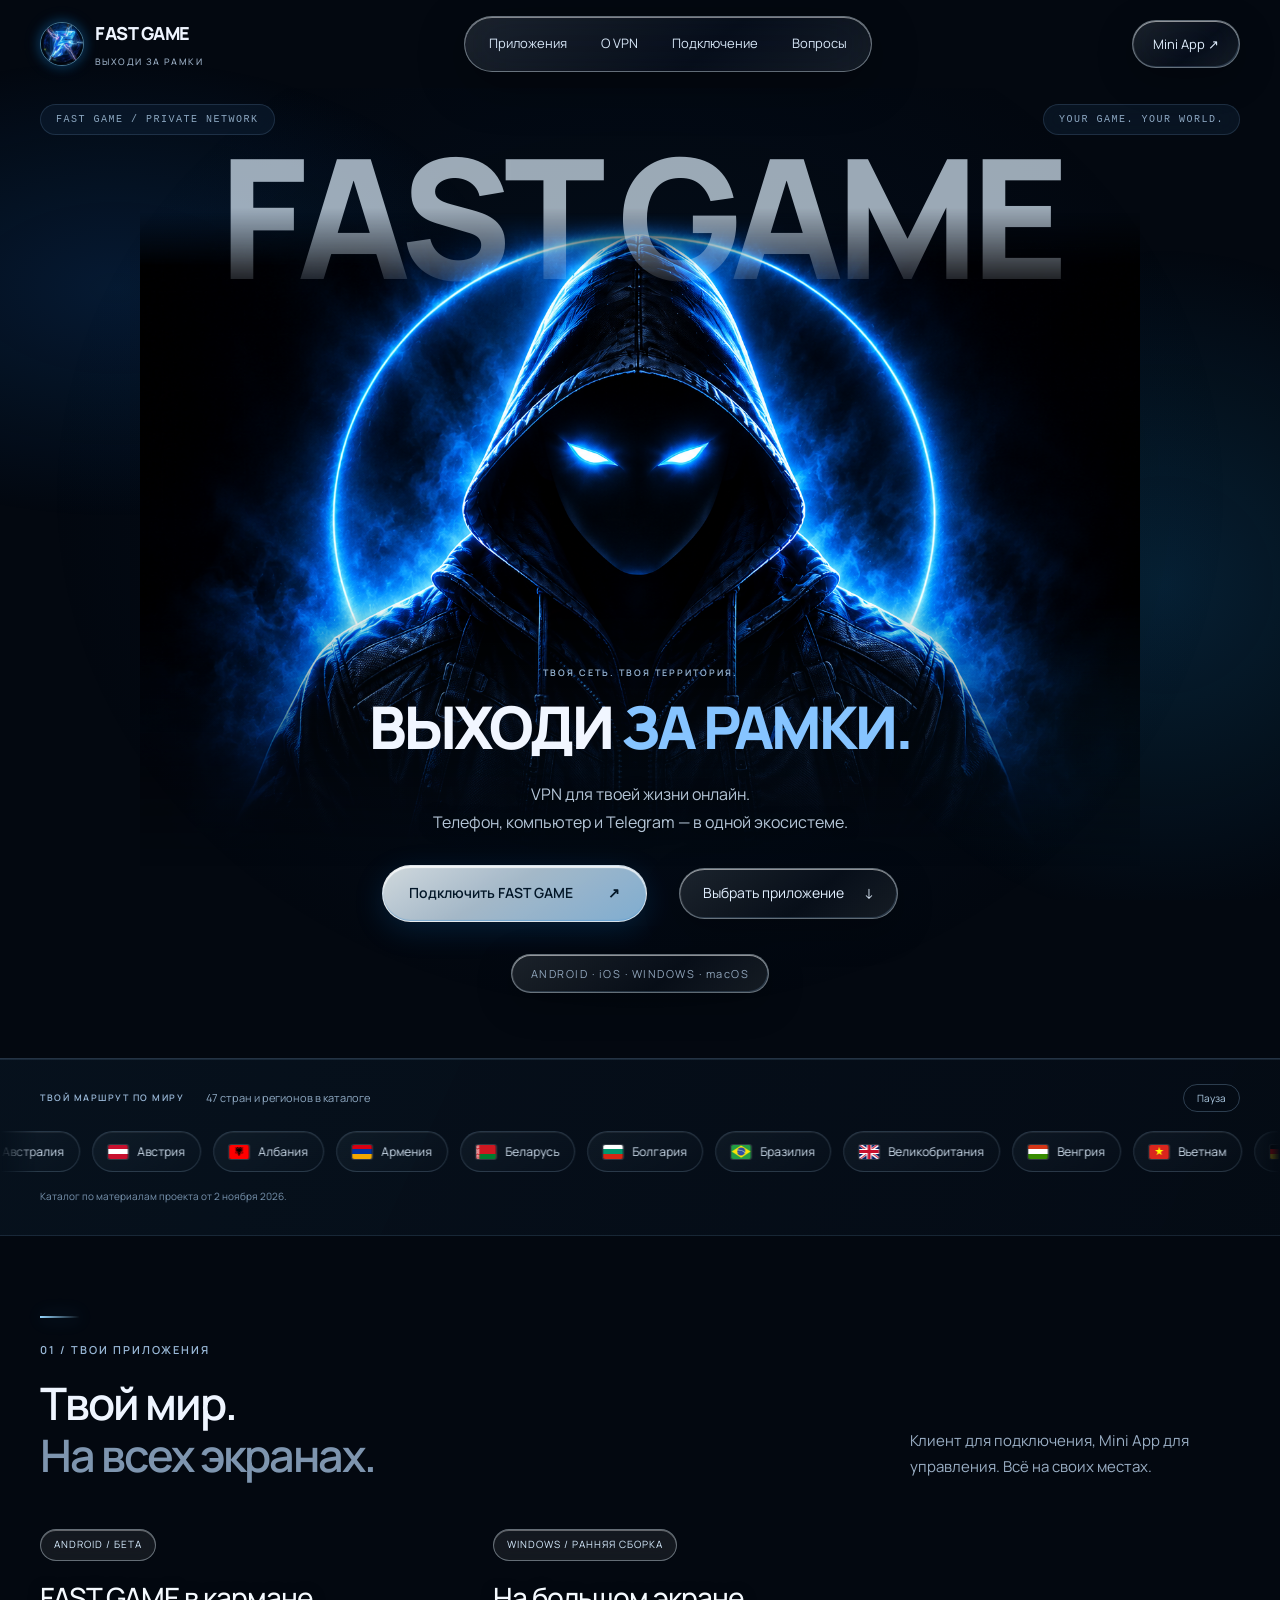
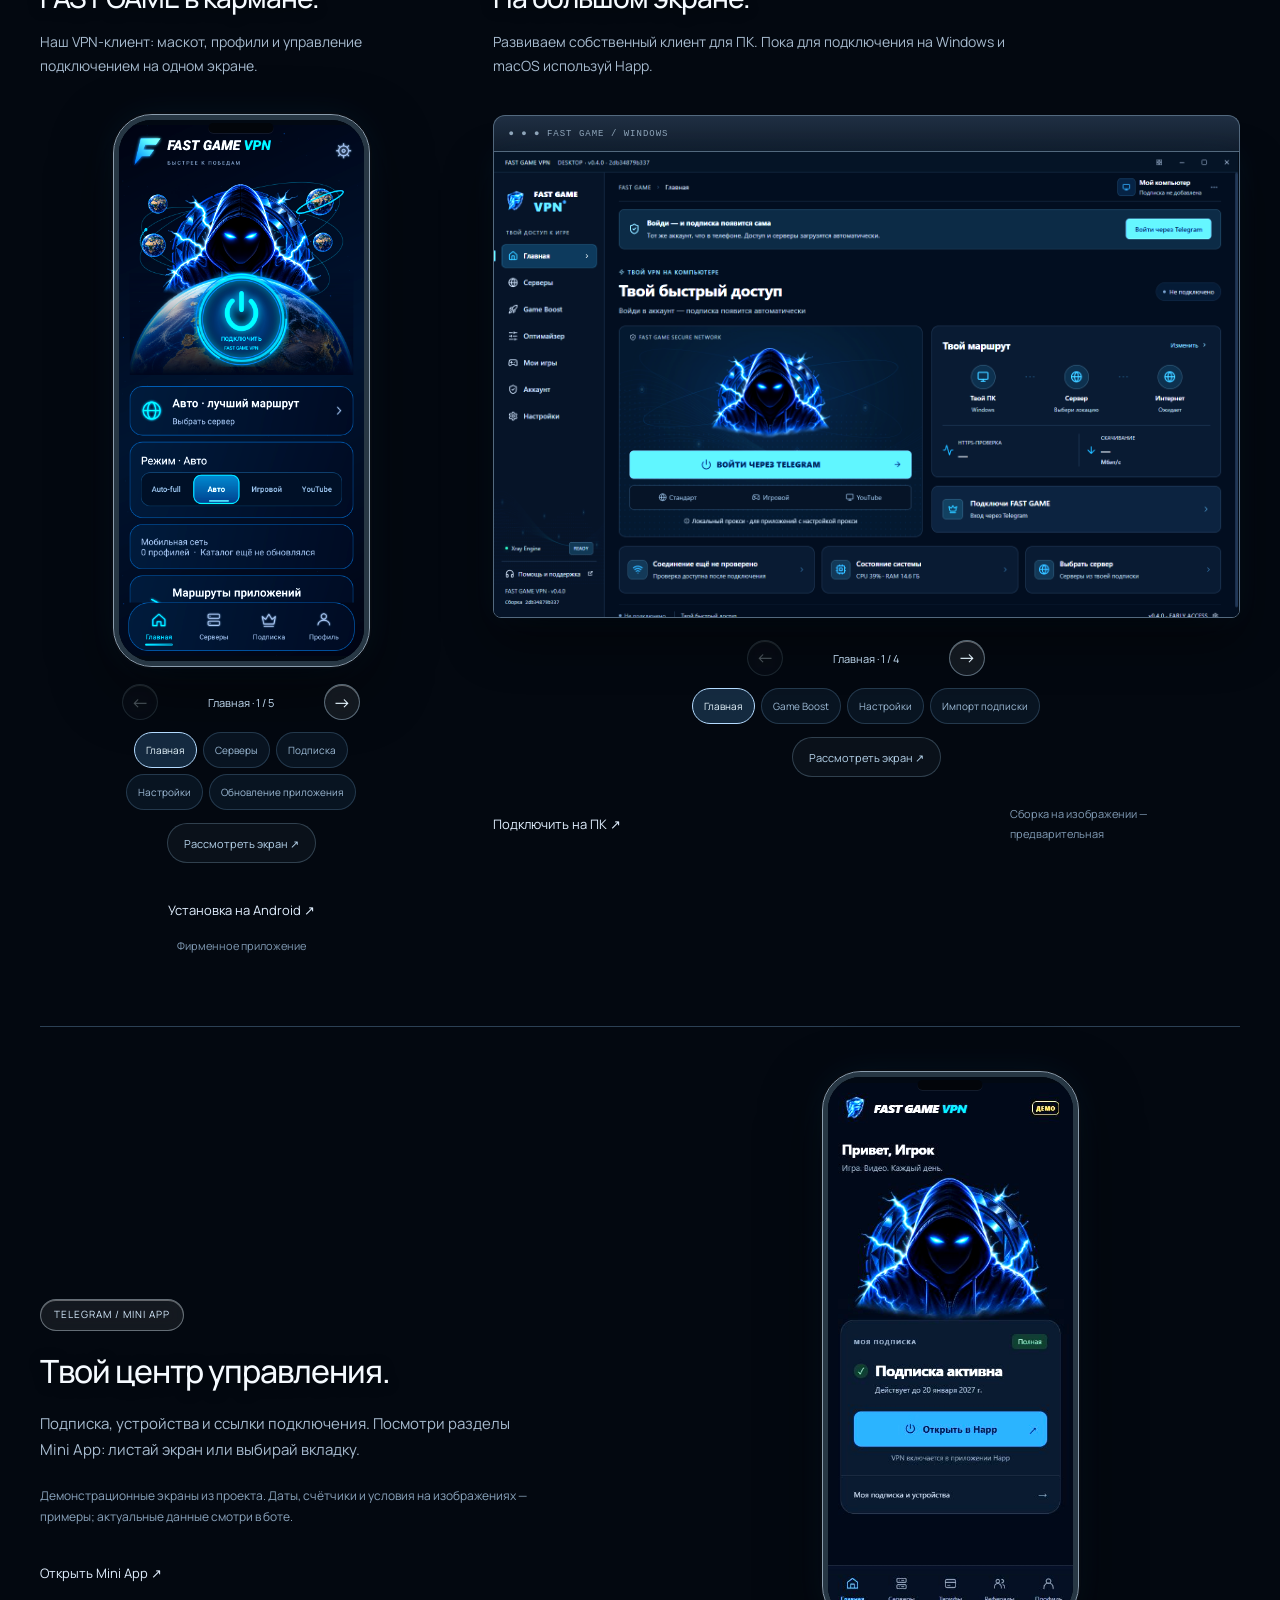
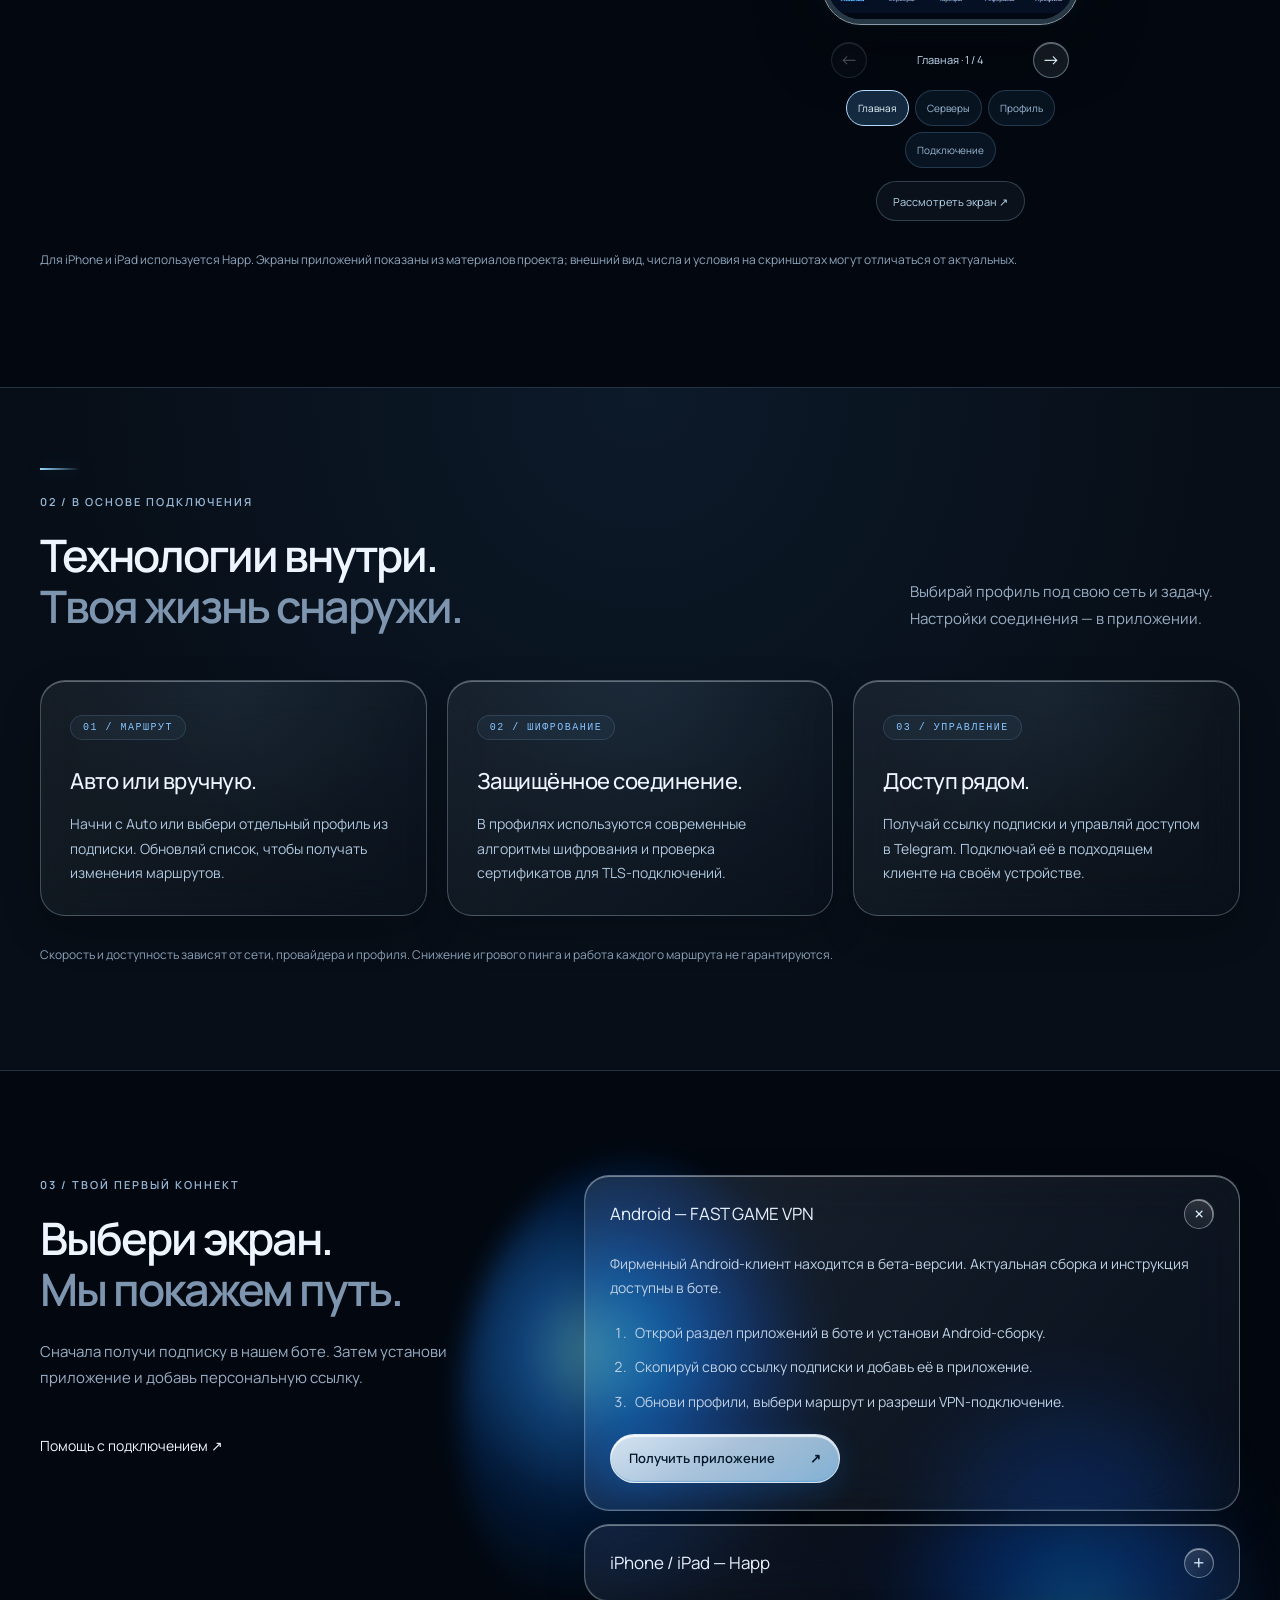
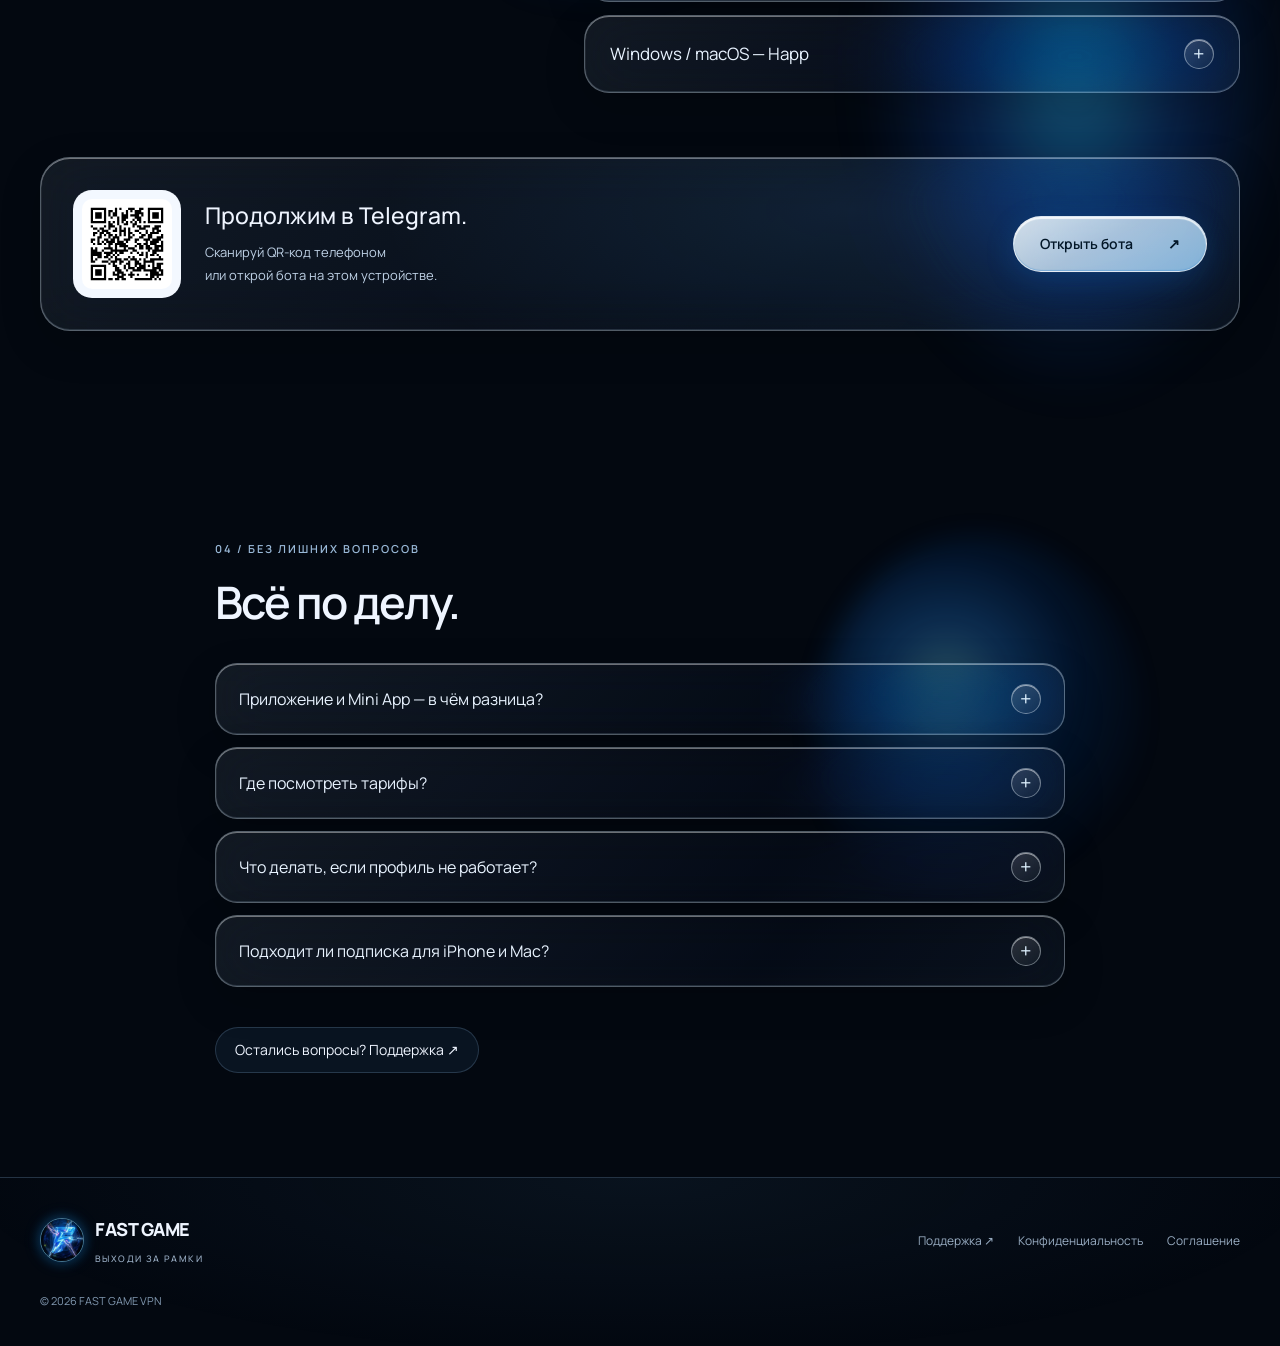
<file: index.html>
<!doctype html>
<html lang="ru"><head><meta charset="utf-8"><meta name="viewport" content="width=device-width,initial-scale=1"><meta name="referrer" content="strict-origin-when-cross-origin"><meta http-equiv="Content-Security-Policy" content="default-src 'self'; script-src 'self'; style-src 'self' 'unsafe-inline'; img-src 'self' data:; font-src 'self'; connect-src 'none'; object-src 'none'; base-uri 'none'; form-action 'none'"><meta name="theme-color" content="#060a12"><title>FAST GAME VPN — Твой интернет. Твои правила.</title><meta name="description" content="FAST GAME VPN: защищённое подключение, приложения для телефона и ПК и Mini App в Telegram. Выбери свой маршрут."><link rel="icon" href="assets/brand.svg" type="image/svg+xml"><link rel="stylesheet" href="editorial.css"><link rel="stylesheet" href="bubbles.css"><link rel="stylesheet" href="liquid-glass.css"><link rel="stylesheet" href="gallery.css"><link rel="stylesheet" href="devices.css"><link rel="stylesheet" href="hero-composition.css"><link rel="stylesheet" href="servers.css"><link rel="stylesheet" href="brand-motion.css"><link rel="stylesheet" href="studio.css"><link rel="stylesheet" href="viewer.css"></head>
<body><a class="skip" href="#main">К содержимому</a><header class="shell header"><a class="brand" href="#main"><img class="glass-f-logo owner-f-logo" src="assets/glass-f-owner.png" width="44" height="44" alt=""><span>FAST GAME<small>ВЫХОДИ ЗА РАМКИ</small></span></a><nav aria-label="Основная навигация"><a href="#apps">Приложения</a><a href="#about">О VPN</a><a href="#install">Подключение</a><a href="#faq">Вопросы</a></nav><a class="outline" href="https://t.me/FAST_GAME_VPN_bot?startapp">Mini App ↗</a></header><details class="mobile-nav"><summary>Разделы сайта <span>+</span></summary><div><a href="#apps">Приложения <small>01</small></a><a href="#about">О VPN <small>02</small></a><a href="#install">Подключение <small>03</small></a><a href="#faq">Вопросы <small>04</small></a></div></details>
<main id="main" tabindex="-1"><section class="hero"><div class="shell hero-label"><span>FAST GAME / PRIVATE NETWORK</span><span>YOUR GAME. YOUR WORLD.</span></div><div class="hero-word" aria-hidden="true">FAST GAME</div><img class="hero-art" src="assets/hacker-premium.png" width="1536" height="1024" alt="Маскот FAST GAME: хакер в тёмном капюшоне с ледяными синими глазами" fetchpriority="high"><div class="shell hero-copy"><div class="kicker">ТВОЯ СЕТЬ. ТВОЯ ТЕРРИТОРИЯ.</div><h1><span class="headline-lead">ВЫХОДИ</span> <span class="headline-accent">ЗА РАМКИ.</span></h1><p>VPN для твоей жизни онлайн.<br>Телефон, компьютер и Telegram — в одной экосистеме.</p><div class="actions"><a class="button" href="https://t.me/FAST_GAME_VPN_bot?start=website">Подключить FAST GAME <span>↗</span></a><a class="text-link" href="#apps">Выбрать приложение <span>↓</span></a></div><div class="hero-platforms">ANDROID · iOS · WINDOWS · macOS</div></div></section>
<section class="server-ribbon" aria-labelledby="servers-title"><div class="shell server-ribbon-head"><div><span class="kicker" id="servers-title">ТВОЙ МАРШРУТ ПО МИРУ</span><span class="server-total">47 стран и регионов в каталоге</span></div><button class="ribbon-pause" type="button" aria-pressed="false" hidden>Пауза</button></div><div class="server-window" tabindex="0" aria-label="Лента локаций. Можно прокручивать горизонтально"><div class="server-moving"><ul class="server-list"><li><img src="assets/flags/au.svg" width="20" height="14" alt="" draggable="false"><span>Австралия</span></li><li><img src="assets/flags/at.svg" width="20" height="14" alt="" draggable="false"><span>Австрия</span></li><li><img src="assets/flags/al.svg" width="20" height="14" alt="" draggable="false"><span>Албания</span></li><li><img src="assets/flags/am.svg" width="20" height="14" alt="" draggable="false"><span>Армения</span></li><li><img src="assets/flags/by.svg" width="20" height="14" alt="" draggable="false"><span>Беларусь</span></li><li><img src="assets/flags/bg.svg" width="20" height="14" alt="" draggable="false"><span>Болгария</span></li><li><img src="assets/flags/br.svg" width="20" height="14" alt="" draggable="false"><span>Бразилия</span></li><li><img src="assets/flags/gb.svg" width="20" height="14" alt="" draggable="false"><span>Великобритания</span></li><li><img src="assets/flags/hu.svg" width="20" height="14" alt="" draggable="false"><span>Венгрия</span></li><li><img src="assets/flags/vn.svg" width="20" height="14" alt="" draggable="false"><span>Вьетнам</span></li><li><img src="assets/flags/de.svg" width="20" height="14" alt="" draggable="false"><span>Германия</span></li><li><img src="assets/flags/hk.svg" width="20" height="14" alt="" draggable="false"><span>Гонконг</span></li><li><img src="assets/flags/gr.svg" width="20" height="14" alt="" draggable="false"><span>Греция</span></li><li><img src="assets/flags/dk.svg" width="20" height="14" alt="" draggable="false"><span>Дания</span></li><li><img src="assets/flags/il.svg" width="20" height="14" alt="" draggable="false"><span>Израиль</span></li><li><img src="assets/flags/in.svg" width="20" height="14" alt="" draggable="false"><span>Индия</span></li><li><img src="assets/flags/id.svg" width="20" height="14" alt="" draggable="false"><span>Индонезия</span></li><li><img src="assets/flags/ir.svg" width="20" height="14" alt="" draggable="false"><span>Иран</span></li><li><img src="assets/flags/es.svg" width="20" height="14" alt="" draggable="false"><span>Испания</span></li><li><img src="assets/flags/it.svg" width="20" height="14" alt="" draggable="false"><span>Италия</span></li><li><img src="assets/flags/kz.svg" width="20" height="14" alt="" draggable="false"><span>Казахстан</span></li><li><img src="assets/flags/ca.svg" width="20" height="14" alt="" draggable="false"><span>Канада</span></li><li><img src="assets/flags/lv.svg" width="20" height="14" alt="" draggable="false"><span>Латвия</span></li><li><img src="assets/flags/mx.svg" width="20" height="14" alt="" draggable="false"><span>Мексика</span></li><li><img src="assets/flags/nl.svg" width="20" height="14" alt="" draggable="false"><span>Нидерланды</span></li><li><img src="assets/flags/no.svg" width="20" height="14" alt="" draggable="false"><span>Норвегия</span></li><li><img src="assets/flags/pe.svg" width="20" height="14" alt="" draggable="false"><span>Перу</span></li><li><img src="assets/flags/pl.svg" width="20" height="14" alt="" draggable="false"><span>Польша</span></li><li><img src="assets/flags/pt.svg" width="20" height="14" alt="" draggable="false"><span>Португалия</span></li><li><img src="assets/flags/ru.svg" width="20" height="14" alt="" draggable="false"><span>Россия</span></li><li><img src="assets/flags/ro.svg" width="20" height="14" alt="" draggable="false"><span>Румыния</span></li><li><img src="assets/flags/sg.svg" width="20" height="14" alt="" draggable="false"><span>Сингапур</span></li><li><img src="assets/flags/us.svg" width="20" height="14" alt="" draggable="false"><span>США</span></li><li><img src="assets/flags/th.svg" width="20" height="14" alt="" draggable="false"><span>Таиланд</span></li><li><img src="assets/flags/tw.svg" width="20" height="14" alt="" draggable="false"><span>Тайвань</span></li><li><img src="assets/flags/tr.svg" width="20" height="14" alt="" draggable="false"><span>Турция</span></li><li><img src="assets/flags/ph.svg" width="20" height="14" alt="" draggable="false"><span>Филиппины</span></li><li><img src="assets/flags/fi.svg" width="20" height="14" alt="" draggable="false"><span>Финляндия</span></li><li><img src="assets/flags/fr.svg" width="20" height="14" alt="" draggable="false"><span>Франция</span></li><li><img src="assets/flags/cz.svg" width="20" height="14" alt="" draggable="false"><span>Чехия</span></li><li><img src="assets/flags/cl.svg" width="20" height="14" alt="" draggable="false"><span>Чили</span></li><li><img src="assets/flags/ch.svg" width="20" height="14" alt="" draggable="false"><span>Швейцария</span></li><li><img src="assets/flags/se.svg" width="20" height="14" alt="" draggable="false"><span>Швеция</span></li><li><img src="assets/flags/ee.svg" width="20" height="14" alt="" draggable="false"><span>Эстония</span></li><li><img src="assets/flags/za.svg" width="20" height="14" alt="" draggable="false"><span>ЮАР</span></li><li><img src="assets/flags/kr.svg" width="20" height="14" alt="" draggable="false"><span>Южная Корея</span></li><li><img src="assets/flags/jp.svg" width="20" height="14" alt="" draggable="false"><span>Япония</span></li></ul><ul class="server-list server-copy" aria-hidden="true"><li><img src="assets/flags/au.svg" width="20" height="14" alt="" draggable="false"><span>Австралия</span></li><li><img src="assets/flags/at.svg" width="20" height="14" alt="" draggable="false"><span>Австрия</span></li><li><img src="assets/flags/al.svg" width="20" height="14" alt="" draggable="false"><span>Албания</span></li><li><img src="assets/flags/am.svg" width="20" height="14" alt="" draggable="false"><span>Армения</span></li><li><img src="assets/flags/by.svg" width="20" height="14" alt="" draggable="false"><span>Беларусь</span></li><li><img src="assets/flags/bg.svg" width="20" height="14" alt="" draggable="false"><span>Болгария</span></li><li><img src="assets/flags/br.svg" width="20" height="14" alt="" draggable="false"><span>Бразилия</span></li><li><img src="assets/flags/gb.svg" width="20" height="14" alt="" draggable="false"><span>Великобритания</span></li><li><img src="assets/flags/hu.svg" width="20" height="14" alt="" draggable="false"><span>Венгрия</span></li><li><img src="assets/flags/vn.svg" width="20" height="14" alt="" draggable="false"><span>Вьетнам</span></li><li><img src="assets/flags/de.svg" width="20" height="14" alt="" draggable="false"><span>Германия</span></li><li><img src="assets/flags/hk.svg" width="20" height="14" alt="" draggable="false"><span>Гонконг</span></li><li><img src="assets/flags/gr.svg" width="20" height="14" alt="" draggable="false"><span>Греция</span></li><li><img src="assets/flags/dk.svg" width="20" height="14" alt="" draggable="false"><span>Дания</span></li><li><img src="assets/flags/il.svg" width="20" height="14" alt="" draggable="false"><span>Израиль</span></li><li><img src="assets/flags/in.svg" width="20" height="14" alt="" draggable="false"><span>Индия</span></li><li><img src="assets/flags/id.svg" width="20" height="14" alt="" draggable="false"><span>Индонезия</span></li><li><img src="assets/flags/ir.svg" width="20" height="14" alt="" draggable="false"><span>Иран</span></li><li><img src="assets/flags/es.svg" width="20" height="14" alt="" draggable="false"><span>Испания</span></li><li><img src="assets/flags/it.svg" width="20" height="14" alt="" draggable="false"><span>Италия</span></li><li><img src="assets/flags/kz.svg" width="20" height="14" alt="" draggable="false"><span>Казахстан</span></li><li><img src="assets/flags/ca.svg" width="20" height="14" alt="" draggable="false"><span>Канада</span></li><li><img src="assets/flags/lv.svg" width="20" height="14" alt="" draggable="false"><span>Латвия</span></li><li><img src="assets/flags/mx.svg" width="20" height="14" alt="" draggable="false"><span>Мексика</span></li><li><img src="assets/flags/nl.svg" width="20" height="14" alt="" draggable="false"><span>Нидерланды</span></li><li><img src="assets/flags/no.svg" width="20" height="14" alt="" draggable="false"><span>Норвегия</span></li><li><img src="assets/flags/pe.svg" width="20" height="14" alt="" draggable="false"><span>Перу</span></li><li><img src="assets/flags/pl.svg" width="20" height="14" alt="" draggable="false"><span>Польша</span></li><li><img src="assets/flags/pt.svg" width="20" height="14" alt="" draggable="false"><span>Португалия</span></li><li><img src="assets/flags/ru.svg" width="20" height="14" alt="" draggable="false"><span>Россия</span></li><li><img src="assets/flags/ro.svg" width="20" height="14" alt="" draggable="false"><span>Румыния</span></li><li><img src="assets/flags/sg.svg" width="20" height="14" alt="" draggable="false"><span>Сингапур</span></li><li><img src="assets/flags/us.svg" width="20" height="14" alt="" draggable="false"><span>США</span></li><li><img src="assets/flags/th.svg" width="20" height="14" alt="" draggable="false"><span>Таиланд</span></li><li><img src="assets/flags/tw.svg" width="20" height="14" alt="" draggable="false"><span>Тайвань</span></li><li><img src="assets/flags/tr.svg" width="20" height="14" alt="" draggable="false"><span>Турция</span></li><li><img src="assets/flags/ph.svg" width="20" height="14" alt="" draggable="false"><span>Филиппины</span></li><li><img src="assets/flags/fi.svg" width="20" height="14" alt="" draggable="false"><span>Финляндия</span></li><li><img src="assets/flags/fr.svg" width="20" height="14" alt="" draggable="false"><span>Франция</span></li><li><img src="assets/flags/cz.svg" width="20" height="14" alt="" draggable="false"><span>Чехия</span></li><li><img src="assets/flags/cl.svg" width="20" height="14" alt="" draggable="false"><span>Чили</span></li><li><img src="assets/flags/ch.svg" width="20" height="14" alt="" draggable="false"><span>Швейцария</span></li><li><img src="assets/flags/se.svg" width="20" height="14" alt="" draggable="false"><span>Швеция</span></li><li><img src="assets/flags/ee.svg" width="20" height="14" alt="" draggable="false"><span>Эстония</span></li><li><img src="assets/flags/za.svg" width="20" height="14" alt="" draggable="false"><span>ЮАР</span></li><li><img src="assets/flags/kr.svg" width="20" height="14" alt="" draggable="false"><span>Южная Корея</span></li><li><img src="assets/flags/jp.svg" width="20" height="14" alt="" draggable="false"><span>Япония</span></li></ul></div></div><p class="shell server-ribbon-note">Каталог по материалам проекта от 2 ноября 2026.</p></section><section class="shell section" id="apps"><div class="section-heading"><div><div class="kicker">01 / ТВОИ ПРИЛОЖЕНИЯ</div><h2>Твой мир.<br><span>На всех экранах.</span></h2></div><p>Клиент для подключения, Mini App для управления. Всё на своих местах.</p></div><div class="app-layout glass-scene"><div class="glass-scenery" aria-hidden="true"><i></i><i></i><i></i></div><article class="app-card android-card"><span class="badge">ANDROID / БЕТА</span><h3>FAST GAME в кармане.</h3><p>Наш VPN-клиент: маскот, профили и управление подключением на одном экране.</p><div class="app-gallery phone-gallery" aria-label="Экраны Android-приложения"><div class="gallery-track screen" tabindex="0"><figure><img src="assets/android-screen.png" width="780" height="1688" loading="lazy" alt="Главный экран Android-приложения FAST GAME VPN"><figcaption>Главная</figcaption></figure><figure><img src="assets/android-servers.png" width="780" height="1688" loading="lazy" alt="Серверы"><figcaption>Серверы</figcaption></figure><figure><img src="assets/android-subscription.png" width="780" height="1688" loading="lazy" alt="Подписка"><figcaption>Подписка</figcaption></figure><figure><img src="assets/android-settings.png" width="780" height="1688" loading="lazy" alt="Настройки"><figcaption>Настройки</figcaption></figure><figure><img src="assets/android-update.png" loading="lazy" alt="Окно обновления Android-приложения FAST GAME VPN"><figcaption>Обновление приложения</figcaption></figure></div><div class="gallery-controls"><button class="gallery-prev" aria-label="Предыдущий экран Android">←</button><span class="gallery-caption" aria-live="polite">Главная · 1 / 5</span><button class="gallery-next" aria-label="Следующий экран Android">→</button></div></div><div class="card-footer"><a class="text-link" href="#android">Установка на Android ↗</a><small>Фирменное приложение</small></div></article><article class="app-card"><span class="badge">WINDOWS / РАННЯЯ СБОРКА</span><h3>На большом экране.</h3><p>Развиваем собственный клиент для ПК. Пока для подключения на Windows и macOS используй Happ.</p><div class="app-gallery desktop-gallery" aria-label="Экраны Windows-приложения"><div class="gallery-track pc-screen" tabindex="0"><figure><img src="assets/desktop-home.png" width="1586" height="992" loading="lazy" alt="Главный экран Windows-приложения"><figcaption>Главная</figcaption></figure><figure><img src="assets/desktop-boost.png" width="1586" height="992" loading="lazy" alt="Экран Game Boost"><figcaption>Game Boost</figcaption></figure><figure><img src="assets/desktop-settings.png" width="1586" height="992" loading="lazy" alt="Настройки Windows-приложения"><figcaption>Настройки</figcaption></figure><figure><img src="assets/desktop-import.png" width="1586" height="992" loading="lazy" alt="Импорт подписки"><figcaption>Импорт подписки</figcaption></figure></div><div class="gallery-controls"><button class="gallery-prev" aria-label="Предыдущий экран Windows">←</button><span class="gallery-caption" aria-live="polite">Главная · 1 / 4</span><button class="gallery-next" aria-label="Следующий экран Windows">→</button></div></div><div class="card-footer"><a class="text-link" href="#computer">Подключить на ПК ↗</a><small>Сборка на изображении — предварительная</small></div></article><article class="app-card telegram-card miniapp-showcase"><div class="miniapp-copy"><span class="badge">TELEGRAM / MINI APP</span><h3>Твой центр управления.</h3><p>Подписка, устройства и ссылки подключения. Посмотри разделы Mini App: листай экран или выбирай вкладку.</p><p class="miniapp-disclaimer">Демонстрационные экраны из проекта. Даты, счётчики и условия на изображениях — примеры; актуальные данные смотри в боте.</p><div class="card-footer"><a class="text-link" href="https://t.me/FAST_GAME_VPN_bot?startapp">Открыть Mini App ↗</a></div></div><div class="app-gallery phone-gallery miniapp-gallery" aria-label="Экраны Mini App"><div class="gallery-track screen" tabindex="0"><figure><img src="assets/miniapp-screen.png" width="390" height="844" loading="lazy" alt="Главная"><figcaption>Главная</figcaption></figure><figure><img src="assets/miniapp-servers.png" width="390" height="844" loading="lazy" alt="Серверы"><figcaption>Серверы</figcaption></figure><figure><img src="assets/miniapp-profile.png" width="390" height="844" loading="lazy" alt="Профиль"><figcaption>Профиль</figcaption></figure><figure><img src="assets/miniapp-connection.png" width="390" height="844" loading="lazy" alt="Подключение"><figcaption>Подключение</figcaption></figure></div><div class="gallery-controls"><button class="gallery-prev" aria-label="Предыдущий экран Mini App">←</button><span class="gallery-caption" aria-live="polite">Главная · 1 / 4</span><button class="gallery-next" aria-label="Следующий экран Mini App">→</button></div></div></article></div><p class="app-note">Для iPhone и iPad используется Happ. Экраны приложений показаны из материалов проекта; внешний вид, числа и условия на скриншотах могут отличаться от актуальных.</p></section>
<section class="benefits" id="about"><div class="shell section"><div class="section-heading"><div><div class="kicker">02 / В ОСНОВЕ ПОДКЛЮЧЕНИЯ</div><h2>Технологии внутри.<br><span>Твоя жизнь снаружи.</span></h2></div><p>Выбирай профиль под свою сеть и задачу. Настройки соединения — в приложении.</p></div><div class="benefit-grid"><article><b>01 / МАРШРУТ</b><h3>Авто или вручную.</h3><p>Начни с Auto или выбери отдельный профиль из подписки. Обновляй список, чтобы получать изменения маршрутов.</p></article><article><b>02 / ШИФРОВАНИЕ</b><h3>Защищённое соединение.</h3><p>В профилях используются современные алгоритмы шифрования и проверка сертификатов для TLS-подключений.</p></article><article><b>03 / УПРАВЛЕНИЕ</b><h3>Доступ рядом.</h3><p>Получай ссылку подписки и управляй доступом в Telegram. Подключай её в подходящем клиенте на своём устройстве.</p></article></div><p class="note">Скорость и доступность зависят от сети, провайдера и профиля. Снижение игрового пинга и работа каждого маршрута не гарантируются.</p></div></section>
<section class="shell section" id="install"><div class="install-layout"><div class="install-intro"><div class="kicker">03 / ТВОЙ ПЕРВЫЙ КОННЕКТ</div><h2>Выбери экран.<br><span>Мы покажем путь.</span></h2><p>Сначала получи подписку в нашем боте. Затем установи приложение и добавь персональную ссылку.</p><a class="text-link" href="https://t.me/Fast_Game_sup">Помощь с подключением ↗</a></div><div class="install-options"><details id="android" open><summary>Android — FAST GAME VPN <span>+</span></summary><div class="install-content"><p>Фирменный Android-клиент находится в бета-версии. Актуальная сборка и инструкция доступны в боте.</p><ol><li>Открой раздел приложений в боте и установи Android-сборку.</li><li>Скопируй свою ссылку подписки и добавь её в приложение.</li><li>Обнови профили, выбери маршрут и разреши VPN-подключение.</li></ol><a class="button" href="https://t.me/FAST_GAME_VPN_bot?start=website">Получить приложение <span>↗</span></a></div></details><details id="iphone"><summary>iPhone / iPad — Happ <span>+</span></summary><div class="install-content"><p>Happ — отдельный совместимый клиент. Подписка остаётся в FAST GAME VPN.</p><ol><li>Установи Happ для iPhone или iPad с официального каталога.</li><li>Получи персональную ссылку FAST GAME VPN в боте.</li><li>Добавь её в Happ, обнови профили и разреши подключение.</li></ol><a class="button" href="https://www.happ.su/main">Открыть каталог Happ <span>↗</span></a></div></details><details id="computer"><summary>Windows / macOS — Happ <span>+</span></summary><div class="install-content"><p>Для подключения на компьютере используй Happ. Установщик ранней фирменной Windows-сборки здесь не публикуется.</p><ol><li>Выбери Happ для Windows или macOS в официальном каталоге.</li><li>Скопируй ссылку подписки из бота FAST GAME VPN.</li><li>Импортируй ссылку, обнови профили и включи подключение.</li></ol><a class="button" href="https://www.happ.su/main">Выбрать Happ для ПК <span>↗</span></a></div></details></div></div><div class="contact-strip"><div><img class="qr" src="assets/connect-qr.svg" width="108" height="108" loading="lazy" alt="QR-код для открытия бота FAST GAME VPN в Telegram"><div><h3>Продолжим в Telegram.</h3><p>Сканируй QR-код телефоном<br>или открой бота на этом устройстве.</p></div></div><a class="button" href="https://t.me/FAST_GAME_VPN_bot?start=website">Открыть бота <span>↗</span></a></div></section>
<section class="shell section faq" id="faq"><div class="kicker">04 / БЕЗ ЛИШНИХ ВОПРОСОВ</div><h2>Всё по делу.</h2><details><summary>Приложение и Mini App — в чём разница? <span>+</span></summary><p>Приложение устанавливается на устройство и включает VPN. Mini App открывается в Telegram и помогает управлять подпиской, устройствами и ссылками.</p></details><details><summary>Где посмотреть тарифы? <span>+</span></summary><p>Актуальные условия, стоимость и продление доступны в Telegram-боте FAST GAME VPN.</p></details><details><summary>Что делать, если профиль не работает? <span>+</span></summary><p>Проверь интернет без VPN, обнови подписку и попробуй другой профиль Auto. Если проблема остаётся, напиши в поддержку устройство, приложение, сеть и название профиля. Персональную ссылку и ключи не публикуй.</p></details><details><summary>Подходит ли подписка для iPhone и Mac? <span>+</span></summary><p>Да, подключение выполняется через совместимый клиент Happ. Выбери свою платформу в официальном каталоге, затем добавь ссылку подписки FAST GAME VPN.</p></details><a class="text-link" href="https://t.me/Fast_Game_sup">Остались вопросы? Поддержка ↗</a></section></main>
<footer class="footer"><div class="shell"><div class="footer-row"><a class="brand" href="#main"><img class="glass-f-logo owner-f-logo" src="assets/glass-f-owner.png" width="44" height="44" alt=""><span>FAST GAME<small>ВЫХОДИ ЗА РАМКИ</small></span></a><div class="footer-links"><a href="https://t.me/Fast_Game_sup">Поддержка ↗</a><a href="https://telegra.ph/Politika-konfidencialnosti-10-16-83">Конфиденциальность</a><a href="https://telegra.ph/Polzovatelskoe-soglashenie-10-16-66">Соглашение</a></div></div><div class="copyright">© 2026 FAST GAME VPN</div></div></footer><script defer src="editorial.js"></script><script defer src="gallery.js"></script><script defer src="servers.js"></script><script defer src="studio.js"></script><script defer src="viewer.js"></script></body></html>
</file>
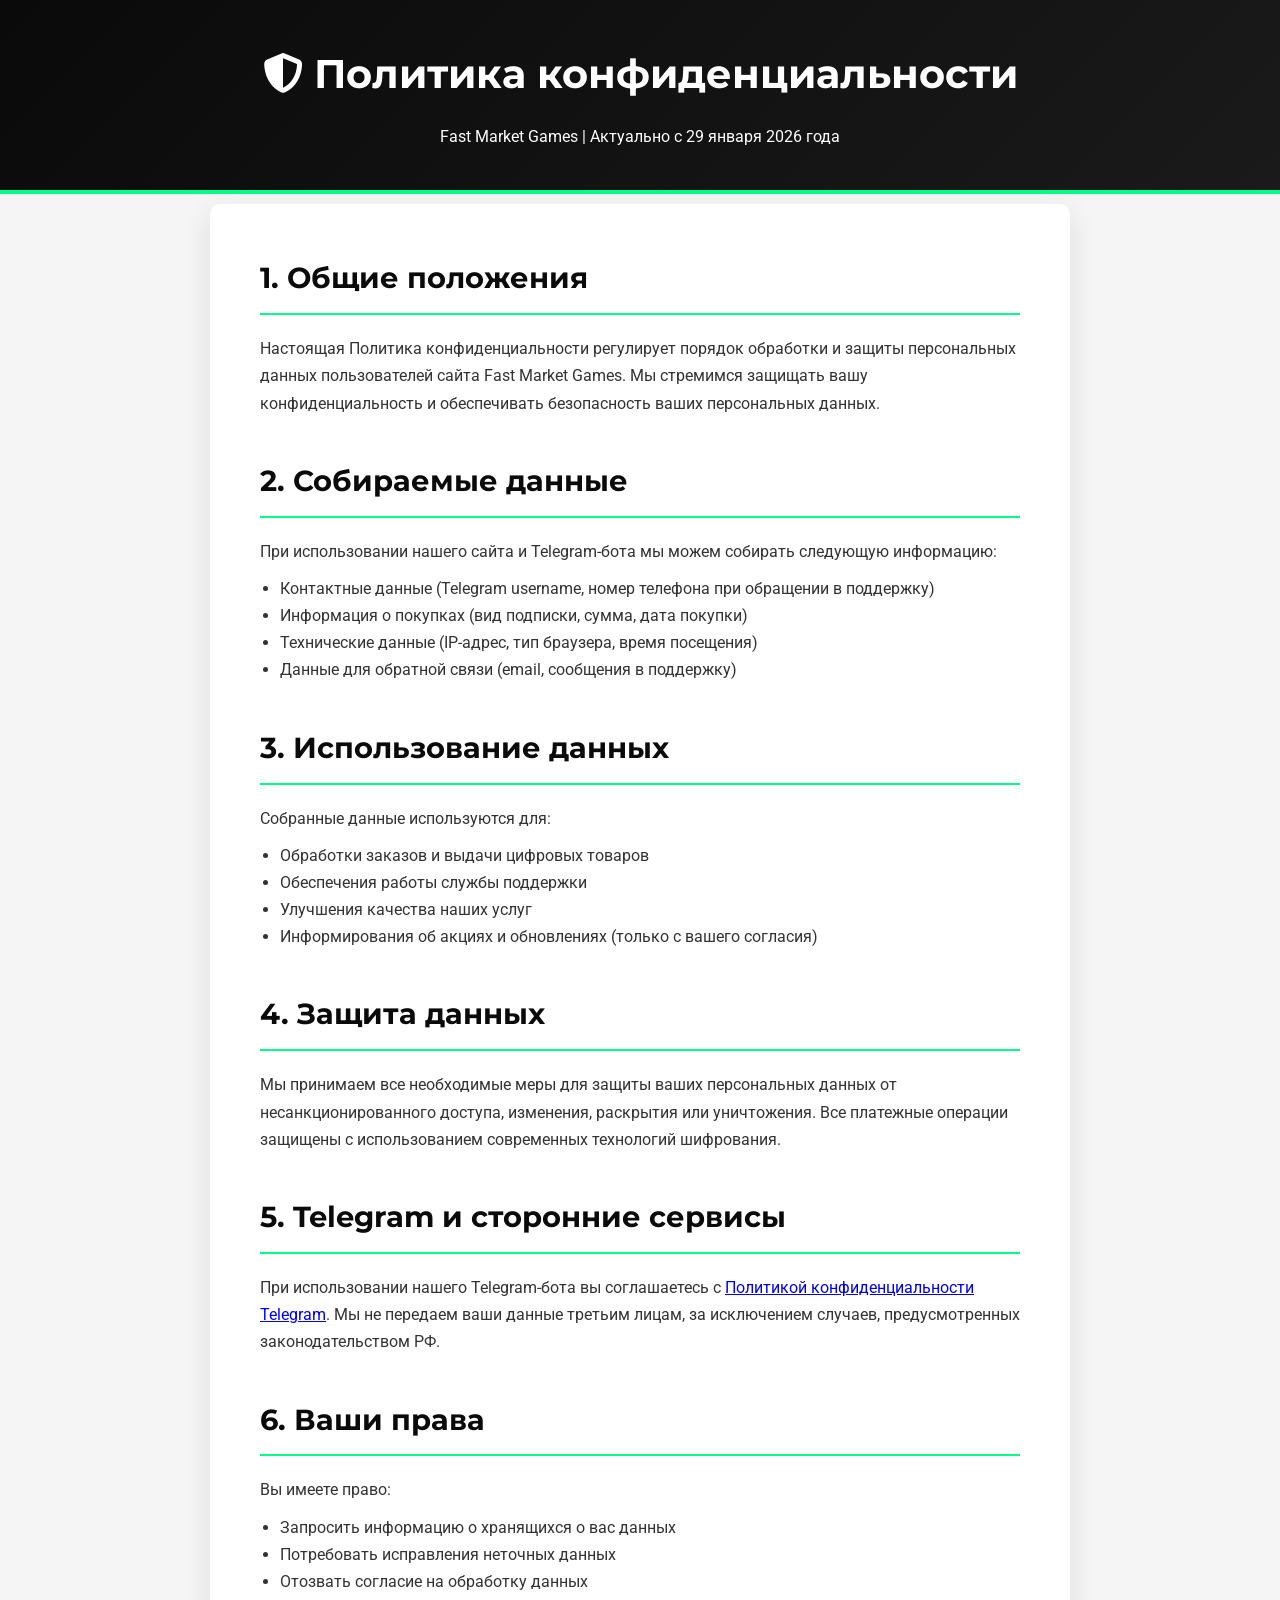
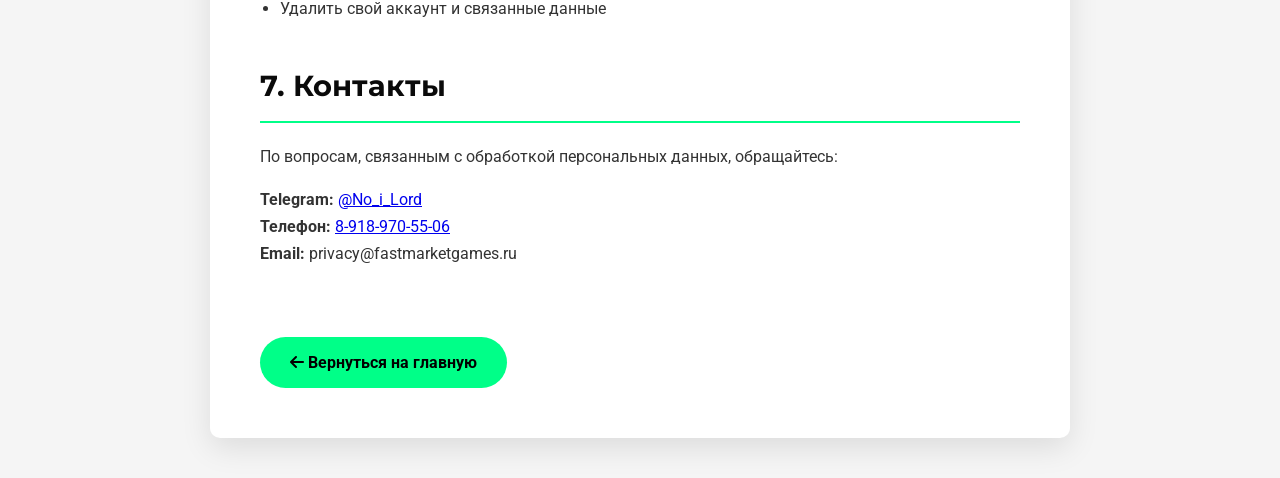
<file: privacy.html>
<!DOCTYPE html>
<html lang="ru">
<head>
    <meta charset="UTF-8">
    <meta name="viewport" content="width=device-width, initial-scale=1.0">
    <title>Политика конфиденциальности | Fast Market Games</title>
    <link rel="stylesheet" href="https://cdnjs.cloudflare.com/ajax/libs/font-awesome/6.4.0/css/all.min.css">
    <link href="https://fonts.googleapis.com/css2?family=Montserrat:wght@400;500;600;700;800;900&family=Roboto:wght@300;400;500;700&display=swap" rel="stylesheet">
    <style>
        :root {
            --primary: #00ff88;
            --dark: #0a0a0a;
            --light: #ffffff;
        }
        
        * {
            margin: 0;
            padding: 0;
            box-sizing: border-box;
        }
        
        body {
            font-family: 'Roboto', sans-serif;
            line-height: 1.7;
            color: #333;
            background: #f5f5f5;
        }
        
        .privacy-container {
            max-width: 900px;
            margin: 0 auto;
            padding: 40px 20px;
        }
        
        .privacy-header {
            background: linear-gradient(135deg, var(--dark), #1a1a1a);
            color: white;
            padding: 40px 20px;
            text-align: center;
            border-bottom: 4px solid var(--primary);
        }
        
        .privacy-header h1 {
            font-family: 'Montserrat', sans-serif;
            font-size: 2.5rem;
            margin-bottom: 15px;
        }
        
        .privacy-content {
            background: white;
            padding: 50px;
            border-radius: 10px;
            box-shadow: 0 10px 30px rgba(0,0,0,0.1);
            margin-top: -30px;
            position: relative;
        }
        
        .section {
            margin-bottom: 40px;
        }
        
        .section h2 {
            color: var(--dark);
            font-family: 'Montserrat', sans-serif;
            font-size: 1.8rem;
            margin-bottom: 20px;
            padding-bottom: 10px;
            border-bottom: 2px solid var(--primary);
        }
        
        .back-button {
            display: inline-block;
            background: var(--primary);
            color: black;
            padding: 12px 30px;
            border-radius: 50px;
            text-decoration: none;
            font-weight: 700;
            margin-top: 30px;
            transition: all 0.3s;
        }
        
        .back-button:hover {
            transform: translateY(-3px);
            box-shadow: 0 5px 15px rgba(0,255,136,0.3);
        }
    </style>
</head>
<body>
    <header class="privacy-header">
        <h1><i class="fas fa-shield-alt"></i> Политика конфиденциальности</h1>
        <p>Fast Market Games | Актуально с 29 января 2026 года</p>
    </header>
    
    <div class="privacy-container">
        <div class="privacy-content">
            <div class="section">
                <h2>1. Общие положения</h2>
                <p>Настоящая Политика конфиденциальности регулирует порядок обработки и защиты персональных данных пользователей сайта Fast Market Games. Мы стремимся защищать вашу конфиденциальность и обеспечивать безопасность ваших персональных данных.</p>
            </div>
            
            <div class="section">
                <h2>2. Собираемые данные</h2>
                <p>При использовании нашего сайта и Telegram-бота мы можем собирать следующую информацию:</p>
                <ul style="margin-left: 20px; margin-top: 10px;">
                    <li>Контактные данные (Telegram username, номер телефона при обращении в поддержку)</li>
                    <li>Информация о покупках (вид подписки, сумма, дата покупки)</li>
                    <li>Технические данные (IP-адрес, тип браузера, время посещения)</li>
                    <li>Данные для обратной связи (email, сообщения в поддержку)</li>
                </ul>
            </div>
            
            <div class="section">
                <h2>3. Использование данных</h2>
                <p>Собранные данные используются для:</p>
                <ul style="margin-left: 20px; margin-top: 10px;">
                    <li>Обработки заказов и выдачи цифровых товаров</li>
                    <li>Обеспечения работы службы поддержки</li>
                    <li>Улучшения качества наших услуг</li>
                    <li>Информирования об акциях и обновлениях (только с вашего согласия)</li>
                </ul>
            </div>
            
            <div class="section">
                <h2>4. Защита данных</h2>
                <p>Мы принимаем все необходимые меры для защиты ваших персональных данных от несанкционированного доступа, изменения, раскрытия или уничтожения. Все платежные операции защищены с использованием современных технологий шифрования.</p>
            </div>
            
            <div class="section">
                <h2>5. Telegram и сторонние сервисы</h2>
                <p>При использовании нашего Telegram-бота вы соглашаетесь с <a href="https://telegram.org/privacy" target="_blank">Политикой конфиденциальности Telegram</a>. Мы не передаем ваши данные третьим лицам, за исключением случаев, предусмотренных законодательством РФ.</p>
            </div>
            
            <div class="section">
                <h2>6. Ваши права</h2>
                <p>Вы имеете право:</p>
                <ul style="margin-left: 20px; margin-top: 10px;">
                    <li>Запросить информацию о хранящихся о вас данных</li>
                    <li>Потребовать исправления неточных данных</li>
                    <li>Отозвать согласие на обработку данных</li>
                    <li>Удалить свой аккаунт и связанные данные</li>
                </ul>
            </div>
            
            <div class="section">
                <h2>7. Контакты</h2>
                <p>По вопросам, связанным с обработкой персональных данных, обращайтесь:</p>
                <p style="margin-top: 15px;">
                    <strong>Telegram:</strong> <a href="https://t.me/No_i_Lord" target="_blank">@No_i_Lord</a><br>
                    <strong>Телефон:</strong> <a href="tel:89189705506">8-918-970-55-06</a><br>
                    <strong>Email:</strong> privacy@fastmarketgames.ru
                </p>
            </div>
            
            <a href="index.html" class="back-button">
                <i class="fas fa-arrow-left"></i> Вернуться на главную
            </a>
        </div>
    </div>
</body>
</html>
</file>
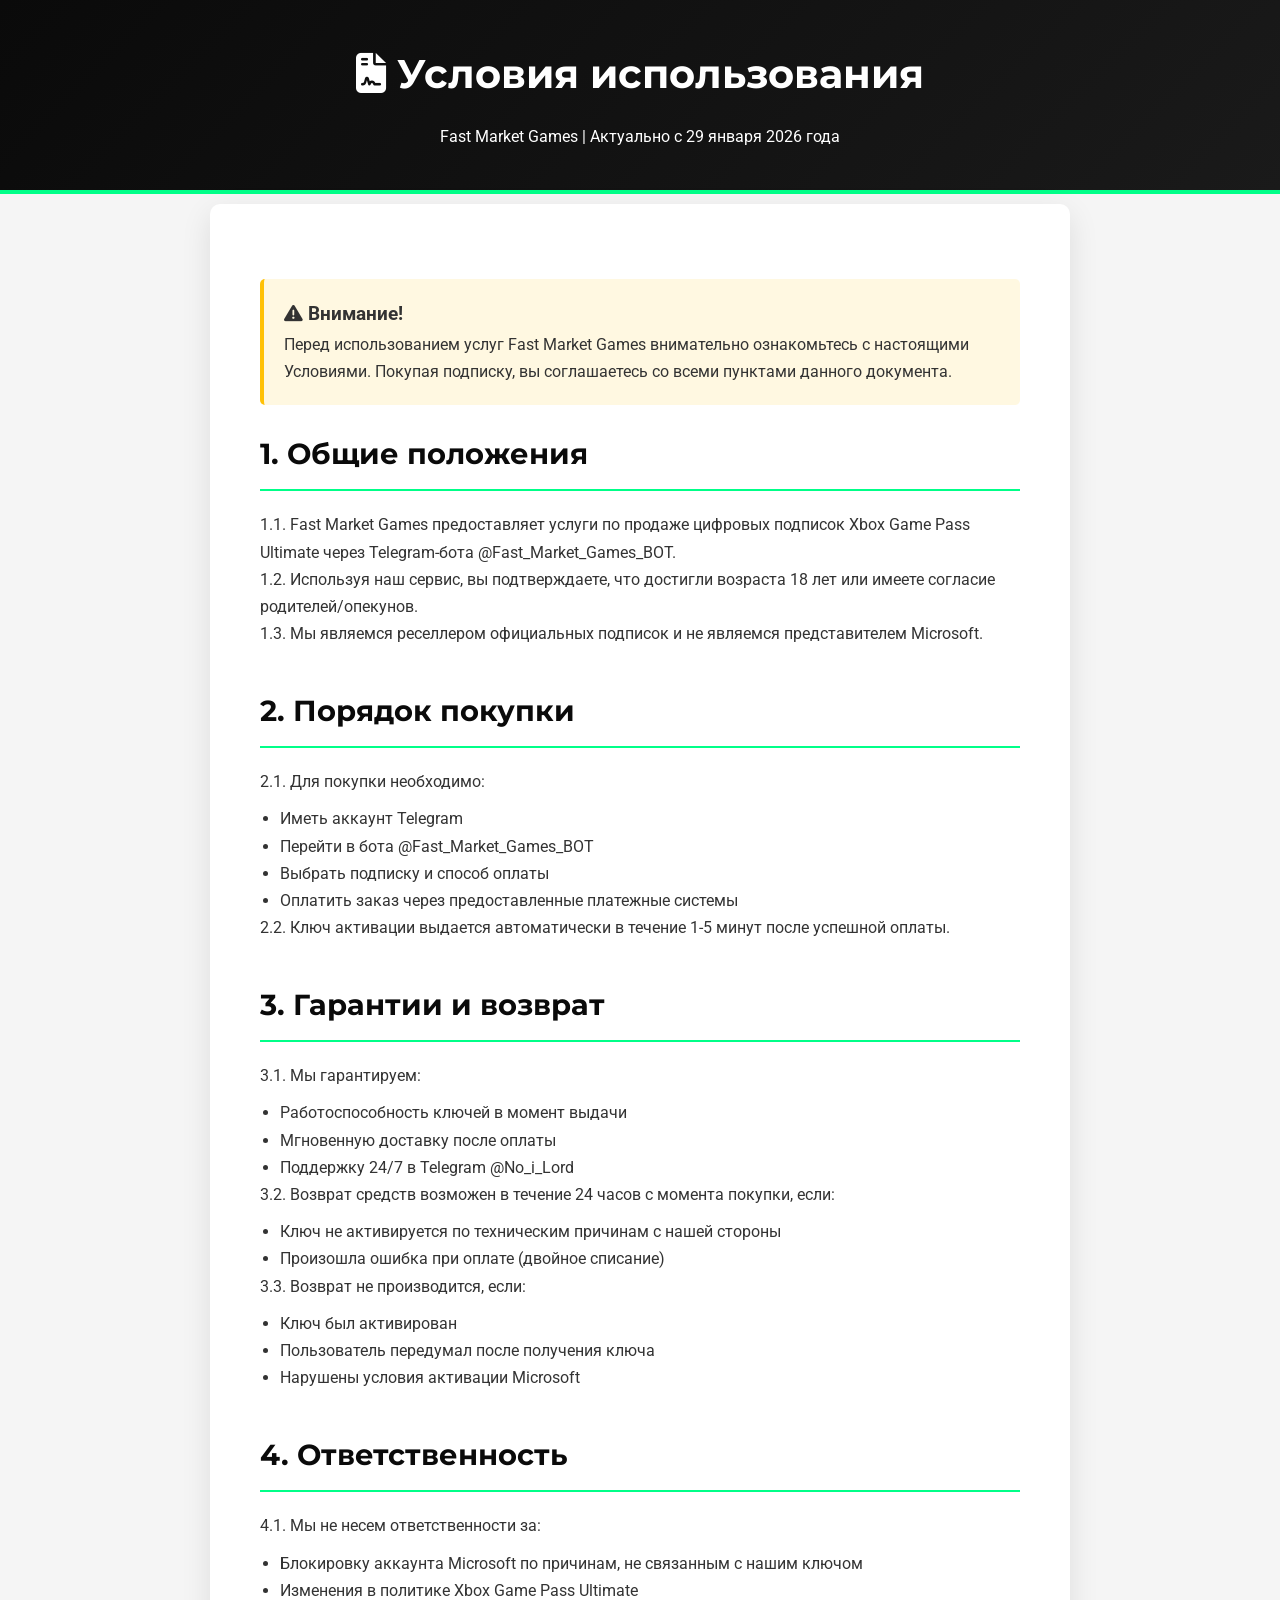
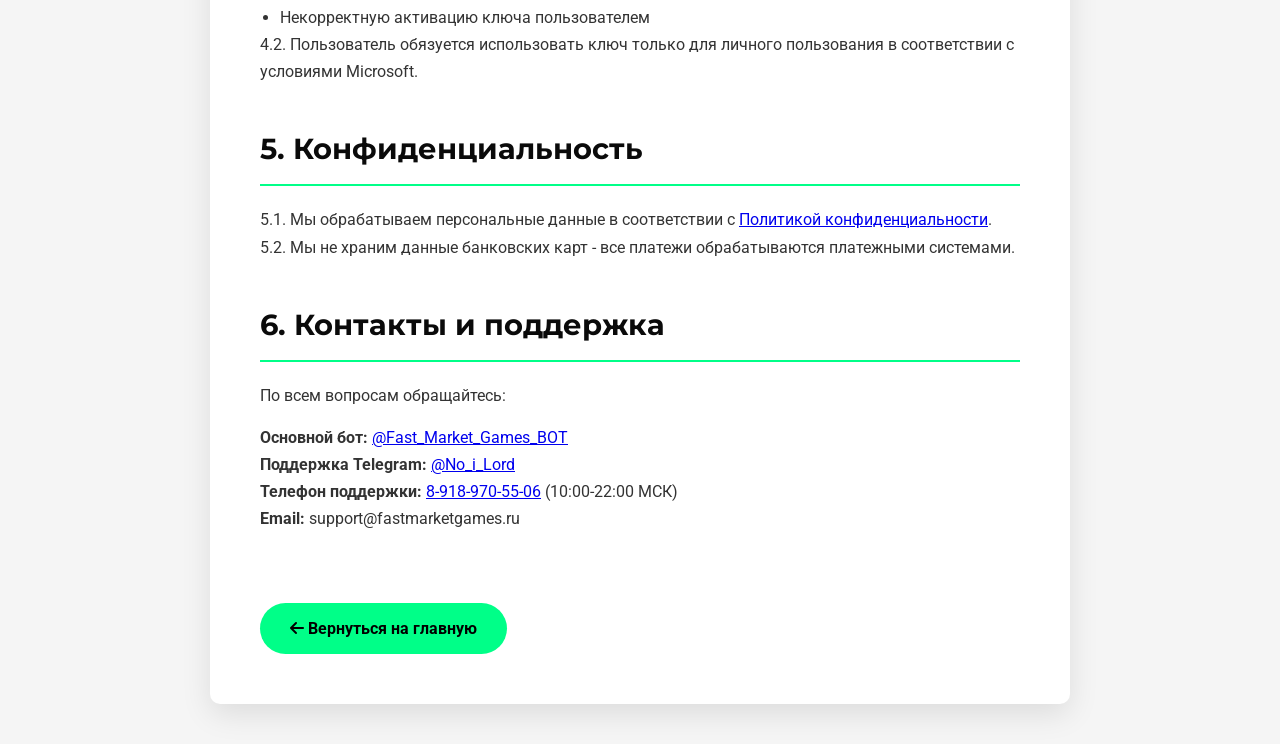
<file: terms.html>
<!DOCTYPE html>
<html lang="ru">
<head>
    <meta charset="UTF-8">
    <meta name="viewport" content="width=device-width, initial-scale=1.0">
    <title>Условия использования | Fast Market Games</title>
    <link rel="stylesheet" href="https://cdnjs.cloudflare.com/ajax/libs/font-awesome/6.4.0/css/all.min.css">
    <link href="https://fonts.googleapis.com/css2?family=Montserrat:wght@400;500;600;700;800;900&family=Roboto:wght@300;400;500;700&display=swap" rel="stylesheet">
    <style>
        :root {
            --primary: #00ff88;
            --dark: #0a0a0a;
            --light: #ffffff;
        }
        
        * {
            margin: 0;
            padding: 0;
            box-sizing: border-box;
        }
        
        body {
            font-family: 'Roboto', sans-serif;
            line-height: 1.7;
            color: #333;
            background: #f5f5f5;
        }
        
        .terms-container {
            max-width: 900px;
            margin: 0 auto;
            padding: 40px 20px;
        }
        
        .terms-header {
            background: linear-gradient(135deg, var(--dark), #1a1a1a);
            color: white;
            padding: 40px 20px;
            text-align: center;
            border-bottom: 4px solid var(--primary);
        }
        
        .terms-header h1 {
            font-family: 'Montserrat', sans-serif;
            font-size: 2.5rem;
            margin-bottom: 15px;
        }
        
        .terms-content {
            background: white;
            padding: 50px;
            border-radius: 10px;
            box-shadow: 0 10px 30px rgba(0,0,0,0.1);
            margin-top: -30px;
            position: relative;
        }
        
        .section {
            margin-bottom: 40px;
        }
        
        .section h2 {
            color: var(--dark);
            font-family: 'Montserrat', sans-serif;
            font-size: 1.8rem;
            margin-bottom: 20px;
            padding-bottom: 10px;
            border-bottom: 2px solid var(--primary);
        }
        
        .warning-box {
            background: #fff8e1;
            border-left: 4px solid #ffc107;
            padding: 20px;
            margin: 25px 0;
            border-radius: 5px;
        }
        
        .back-button {
            display: inline-block;
            background: var(--primary);
            color: black;
            padding: 12px 30px;
            border-radius: 50px;
            text-decoration: none;
            font-weight: 700;
            margin-top: 30px;
            transition: all 0.3s;
        }
        
        .back-button:hover {
            transform: translateY(-3px);
            box-shadow: 0 5px 15px rgba(0,255,136,0.3);
        }
    </style>
</head>
<body>
    <header class="terms-header">
        <h1><i class="fas fa-file-contract"></i> Условия использования</h1>
        <p>Fast Market Games | Актуально с 29 января 2026 года</p>
    </header>
    
    <div class="terms-container">
        <div class="terms-content">
            <div class="warning-box">
                <h3><i class="fas fa-exclamation-triangle"></i> Внимание!</h3>
                <p>Перед использованием услуг Fast Market Games внимательно ознакомьтесь с настоящими Условиями. Покупая подписку, вы соглашаетесь со всеми пунктами данного документа.</p>
            </div>
            
            <div class="section">
                <h2>1. Общие положения</h2>
                <p>1.1. Fast Market Games предоставляет услуги по продаже цифровых подписок Xbox Game Pass Ultimate через Telegram-бота @Fast_Market_Games_BOT.</p>
                <p>1.2. Используя наш сервис, вы подтверждаете, что достигли возраста 18 лет или имеете согласие родителей/опекунов.</p>
                <p>1.3. Мы являемся реселлером официальных подписок и не являемся представителем Microsoft.</p>
            </div>
            
            <div class="section">
                <h2>2. Порядок покупки</h2>
                <p>2.1. Для покупки необходимо:</p>
                <ul style="margin-left: 20px; margin-top: 10px;">
                    <li>Иметь аккаунт Telegram</li>
                    <li>Перейти в бота @Fast_Market_Games_BOT</li>
                    <li>Выбрать подписку и способ оплаты</li>
                    <li>Оплатить заказ через предоставленные платежные системы</li>
                </ul>
                <p>2.2. Ключ активации выдается автоматически в течение 1-5 минут после успешной оплаты.</p>
            </div>
            
            <div class="section">
                <h2>3. Гарантии и возврат</h2>
                <p>3.1. Мы гарантируем:</p>
                <ul style="margin-left: 20px; margin-top: 10px;">
                    <li>Работоспособность ключей в момент выдачи</li>
                    <li>Мгновенную доставку после оплаты</li>
                    <li>Поддержку 24/7 в Telegram @No_i_Lord</li>
                </ul>
                <p>3.2. Возврат средств возможен в течение 24 часов с момента покупки, если:</p>
                <ul style="margin-left: 20px; margin-top: 10px;">
                    <li>Ключ не активируется по техническим причинам с нашей стороны</li>
                    <li>Произошла ошибка при оплате (двойное списание)</li>
                </ul>
                <p>3.3. Возврат не производится, если:</p>
                <ul style="margin-left: 20px; margin-top: 10px;">
                    <li>Ключ был активирован</li>
                    <li>Пользователь передумал после получения ключа</li>
                    <li>Нарушены условия активации Microsoft</li>
                </ul>
            </div>
            
            <div class="section">
                <h2>4. Ответственность</h2>
                <p>4.1. Мы не несем ответственности за:</p>
                <ul style="margin-left: 20px; margin-top: 10px;">
                    <li>Блокировку аккаунта Microsoft по причинам, не связанным с нашим ключом</li>
                    <li>Изменения в политике Xbox Game Pass Ultimate</li>
                    <li>Некорректную активацию ключа пользователем</li>
                </ul>
                <p>4.2. Пользователь обязуется использовать ключ только для личного пользования в соответствии с условиями Microsoft.</p>
            </div>
            
            <div class="section">
                <h2>5. Конфиденциальность</h2>
                <p>5.1. Мы обрабатываем персональные данные в соответствии с <a href="privacy.html">Политикой конфиденциальности</a>.</p>
                <p>5.2. Мы не храним данные банковских карт - все платежи обрабатываются платежными системами.</p>
            </div>
            
            <div class="section">
                <h2>6. Контакты и поддержка</h2>
                <p>По всем вопросам обращайтесь:</p>
                <p style="margin-top: 15px;">
                    <strong>Основной бот:</strong> <a href="https://t.me/Fast_Market_Games_BOT" target="_blank">@Fast_Market_Games_BOT</a><br>
                    <strong>Поддержка Telegram:</strong> <a href="https://t.me/No_i_Lord" target="_blank">@No_i_Lord</a><br>
                    <strong>Телефон поддержки:</strong> <a href="tel:89189705506">8-918-970-55-06</a> (10:00-22:00 МСК)<br>
                    <strong>Email:</strong> support@fastmarketgames.ru
                </p>
            </div>
            
            <a href="index.html" class="back-button">
                <i class="fas fa-arrow-left"></i> Вернуться на главную
            </a>
        </div>
    </div>
</body>
</html>
</file>
<file: editorial.css>
@import url('assets/fonts.css');
:root{color-scheme:dark;--bg:#04080d;--panel:#0b1420;--line:#243344;--text:#eff5ff;--muted:#9aaec4;--blue:#86c4ff}*{box-sizing:border-box}html{scroll-behavior:smooth;scroll-padding-top:32px}body{margin:0;background:var(--bg);color:var(--text);font:16px/1.75 Manrope,Arial,sans-serif}button{font:inherit}a{color:inherit;text-decoration:none}a:hover{color:var(--blue)}img{display:block;max-width:100%;height:auto}button,a,summary{-webkit-tap-highlight-color:transparent}a:focus-visible,button:focus-visible,summary:focus-visible{outline:2px solid var(--blue);outline-offset:5px}::selection{background:#90cfff;color:#07101a}.shell{width:min(1200px,calc(100% - 64px));margin-inline:auto}.header{display:flex;align-items:center;justify-content:space-between;height:96px;gap:24px}.brand{display:flex;gap:12px;align-items:center;font-size:18px;font-weight:800;letter-spacing:-.5px}.brand img{width:36px}.brand small{display:block;font-size:9px;letter-spacing:2px;font-weight:500;color:var(--muted)}.header nav{display:flex;gap:32px;font-size:13px;color:#b1c1d2}.outline{border:1px solid #3b526b;padding:10px 18px;font-size:13px;border-radius:3px}.skip{position:absolute;top:-100px;left:15px;z-index:10;background:#b8ddff;color:#03101c;padding:12px}.skip:focus{top:15px}.hero{position:relative;isolation:isolate;overflow:hidden;min-height:830px;text-align:center;border-bottom:1px solid var(--line)}.hero-label{display:flex;justify-content:space-between;font:10px monospace;letter-spacing:1.5px;color:#8ca7c1;padding-top:16px}.hero-word{position:absolute;top:65px;width:100%;font-size:clamp(100px,14vw,200px);font-weight:800;letter-spacing:-10px;line-height:1;color:#d9e9f7;opacity:.6;z-index:1;mask-image:linear-gradient(#000,transparent)}.hero-art{position:absolute;width:1000px;max-width:none;left:50%;translate:-50% 0;top:100px;z-index:0;mask-image:linear-gradient(transparent,#000 10%,#000 65%,transparent)}.hero-copy{position:relative;padding-top:485px;padding-bottom:70px;z-index:2}.kicker{font-size:11px;letter-spacing:2px;font-weight:600;color:#99b8d7;text-transform:uppercase}.hero h1{font-size:clamp(38px,4.8vw,66px);letter-spacing:-3px;line-height:1.1;margin:16px 0 20px;font-weight:800}.hero h1 span{color:var(--blue)}.hero-copy>p{font-size:16px;color:#b5c6d8;line-height:1.8;margin:0 0 28px}.actions{display:flex;justify-content:center;align-items:center;gap:32px;flex-wrap:wrap}.button{display:inline-flex;align-items:center;justify-content:space-between;gap:35px;padding:15px 23px;min-height:54px;background:#dfedff;color:#06121f;font-weight:600;font-size:14px;border-radius:3px;transition:background .2s}.button:hover{background:#9bceff;color:#06121f}.text-link{display:inline-flex;gap:20px;align-items:center;font-size:14px;min-height:44px}.hero-platforms{margin-top:32px;color:#91a6bc;font-size:11px;letter-spacing:1.5px}.section{padding-block:104px}.section-heading{display:flex;align-items:end;justify-content:space-between;gap:40px;margin-bottom:48px}h2{font-size:clamp(32px,3.5vw,48px);line-height:1.15;font-weight:600;letter-spacing:-2px;margin:18px 0 0}h2 span{color:#7e95af}.section-heading>p{max-width:330px;color:var(--muted);font-size:15px;margin:0}.app-layout{display:grid;grid-template-columns:1.05fr 1fr;gap:24px}.app-card{border:1px solid var(--line);background:var(--panel);padding:36px;overflow:hidden;border-radius:6px;position:relative}.app-card h3{font-size:30px;letter-spacing:-1px;font-weight:500;line-height:1.25;margin:15px 0}.app-card p{font-size:14px;color:var(--muted);margin:0}.badge{display:inline-block;font-size:10px;letter-spacing:1px;color:#9dc4eb;border:1px solid #36516e;padding:4px 9px;border-radius:3px}.android-card{grid-row:span 2;background:radial-gradient(ellipse at 50% 70%,#143c63,#0a1421 65%)}.android-card .screen{width:235px;margin:32px auto 0;border:3px solid #5c7791;border-radius:29px;overflow:hidden;transform:rotate(-5deg);box-shadow:0 22px 70px #0008}.screen img{width:100%;height:auto}.card-footer{border-top:1px solid #304154;padding-top:20px;margin-top:28px;display:flex;justify-content:space-between;gap:15px;align-items:center}.card-footer small{font-size:11px;color:#8ca3bd}.pc-screen{margin-top:28px;border:1px solid #47617d;border-radius:5px;overflow:hidden;aspect-ratio:1586/992;background:#06101d}.pc-screen img{width:100%;height:100%;object-fit:contain}.telegram-card{background:linear-gradient(130deg,#0c1828,#0e2238)}.telegram-card h3{font-size:26px}.telegram-card .card-footer{margin-top:24px}.app-note{font-size:12px;color:#8fa6bf;line-height:1.8;margin-top:22px}.benefits{background:#080f18;border-block:1px solid var(--line)}.benefit-grid{display:grid;grid-template-columns:repeat(3,1fr);gap:44px;margin-top:48px}.benefit-grid article+article{border-left:1px solid var(--line);padding-left:32px}.benefit-grid b{font:13px monospace;color:var(--blue)}.benefit-grid h3{font-size:22px;font-weight:500;letter-spacing:-.5px;margin:23px 0 12px}.benefit-grid p{font-size:14px;color:var(--muted);margin:0}.note{font-size:12px;color:#8da3bb;line-height:1.8;margin:28px 0 0}.install-layout{display:grid;grid-template-columns:.85fr 1.2fr;gap:80px;align-items:start}.install-intro>p{color:var(--muted);font-size:15px;margin-top:24px}.install-intro .text-link{margin-top:18px}.install-options{border-top:1px solid var(--line)}.install-options details{border-bottom:1px solid var(--line)}summary{cursor:pointer;list-style:none;display:flex;align-items:center;justify-content:space-between;gap:20px;padding:23px 0;font-size:17px}summary::-webkit-details-marker{display:none}summary span{color:#8dbcf0;font-size:22px}details[open]>summary span{rotate:45deg}.install-content{padding:0 0 30px}.install-content>p{font-size:14px;color:var(--muted);margin:0 0 20px}.install-content ol{padding-left:20px;color:#b1c5da;font-size:14px;margin:20px 0}.install-content li{padding-left:5px;margin:10px 0}.install-content .button{font-size:13px;min-height:48px;padding:12px 18px}.contact-strip{margin-top:64px;display:flex;align-items:center;justify-content:space-between;gap:40px;padding:32px;border:1px solid #365473;background:linear-gradient(110deg,#0c1b2d,#09111e);border-radius:5px}.contact-strip>div{display:flex;align-items:center;gap:24px}.qr{background:#f3f8ff;padding:8px;width:108px;flex-shrink:0}.contact-strip h3{font-size:23px;line-height:1.3;margin:0 0 10px;font-weight:500}.contact-strip p{font-size:13px;color:var(--muted);margin:0}.faq{max-width:850px}.faq h2{margin-bottom:35px}.faq details{border-top:1px solid var(--line)}.faq details:last-of-type{border-bottom:1px solid var(--line)}.faq summary{font-size:16px}.faq details p{font-size:14px;color:var(--muted);margin:0 30px 25px 0}.faq>.text-link{margin-top:28px}.footer{border-top:1px solid var(--line);padding:36px 0}.footer-row{display:flex;align-items:center;justify-content:space-between;gap:24px}.footer-links{display:flex;gap:24px;font-size:12px;color:var(--muted);flex-wrap:wrap}.copyright{font-size:11px;color:#8198b0;margin-top:25px}.noscript{padding:15px;background:#132a43;text-align:center;font-size:13px}.noscript a{text-decoration:underline}
@media(max-width:1000px){.header nav{gap:20px}.header nav a{font-size:12px}.hero-art{width:900px;top:110px}.hero-copy{padding-top:450px}.hero{min-height:790px}.app-card{padding:28px}.install-layout{gap:40px}.benefit-grid{gap:25px}.benefit-grid article+article{padding-left:24px}.contact-strip{gap:25px}.contact-strip .button{font-size:12px;gap:20px}.hero h1{letter-spacing:-2px}}
@media(max-width:700px){.shell{width:calc(100% - 36px)}.header{height:78px;gap:15px}.brand{font-size:15px;gap:8px}.brand img{width:29px}.brand small{font-size:7px;letter-spacing:1px}.header nav{display:none}.outline{font-size:11px;padding:10px 12px;min-height:44px;display:flex;align-items:center}.hero{min-height:740px}.hero-label{font-size:7px;letter-spacing:.7px;padding-top:15px}.hero-label>span:last-child{display:none}.hero-word{top:68px;font-size:16vw;letter-spacing:-3px;mask-image:none;opacity:.7}.hero-art{top:140px;width:640px;mask-image:linear-gradient(transparent,#000 12%,#000 55%,transparent)}.hero-copy{padding-top:455px;padding-bottom:45px}.hero h1{font-size:34px;letter-spacing:-1.8px;line-height:1.12;margin-top:14px}.hero-copy>.kicker{font-size:8px;letter-spacing:1.5px}.hero-copy>p{font-size:14px;padding-inline:4px}.actions{gap:12px;flex-direction:column}.button{font-size:13px;min-height:50px;padding:14px 20px}.text-link{font-size:13px}.hero-platforms{font-size:9px;letter-spacing:.6px;margin-top:20px}.section{padding-block:64px}.section-heading{display:block;margin-bottom:30px}.section-heading>p{font-size:14px;margin-top:22px;max-width:none}h2{font-size:34px;letter-spacing:-1.5px}.kicker{font-size:9px;letter-spacing:1.5px}.app-layout{grid-template-columns:1fr;gap:18px}.android-card{grid-row:auto}.app-card{padding:26px 24px}.app-card h3{font-size:27px}.app-card p{font-size:14px}.android-card .screen{width:215px;margin-top:30px}.card-footer{margin-top:26px;padding-top:18px;align-items:start}.card-footer small{font-size:10px;max-width:120px}.card-footer .text-link{font-size:12px}.badge{font-size:9px}.app-note{font-size:11px}.benefit-grid{grid-template-columns:1fr;gap:26px;margin-top:34px}.benefit-grid article+article{border-left:0;border-top:1px solid var(--line);padding-left:0;padding-top:26px}.benefit-grid h3{font-size:21px;margin-top:14px}.benefit-grid p{font-size:14px}.note{font-size:11px}.install-layout{grid-template-columns:1fr;gap:30px}.install-intro>p{font-size:14px}.install-intro .text-link{margin-top:8px}summary{font-size:16px;padding-block:21px;min-height:60px}.install-content>p,.install-content ol{font-size:14px}.contact-strip{margin-top:40px;padding:25px 22px;flex-direction:column;align-items:stretch;gap:25px}.contact-strip>div{gap:17px}.qr{width:85px;padding:6px}.contact-strip h3{font-size:20px}.contact-strip p{font-size:12px}.contact-strip .button{font-size:13px}.faq summary{font-size:14px;line-height:1.8}.faq details p{font-size:14px;margin-right:0}.footer-row{align-items:start;flex-direction:column;gap:25px}.footer-links{gap:15px 22px;font-size:11px}.footer-links a{min-height:35px;display:flex;align-items:center}.copyright{font-size:10px}.footer{padding:30px 0}}
@media(max-width:360px){.hero h1{font-size:30px}.hero-copy{padding-top:430px}.hero-art{top:125px}.header>.outline{font-size:10px;padding-inline:9px}.brand small{font-size:6px}.card-footer{flex-direction:column;gap:5px}.card-footer small{max-width:none}.contact-strip>div{align-items:start}.qr{width:70px}}
@media(prefers-reduced-motion:reduce){html{scroll-behavior:auto}*{transition:none!important}}
@media(forced-colors:active){.hero-art{display:none}.badge,.app-card,.contact-strip{border:1px solid CanvasText}.button{border:2px solid ButtonText}.hero-word{color:CanvasText}.hero h1 span{color:CanvasText}}
</file>
<file: bubbles.css>
/* iOS-inspired glass surfaces, retaining the FAST GAME palette. */
:root{--glass-border:#a6d5ff36;--glass-shadow:0 16px 48px #0005,inset 0 1px 0 #e2f3ff1f}
.header{position:relative;z-index:3}.header nav{padding:8px;background:linear-gradient(150deg,#30476170,#0d1c2d9c);border:1px solid var(--glass-border);border-radius:99px;gap:2px;box-shadow:var(--glass-shadow);backdrop-filter:blur(24px) saturate(145%);-webkit-backdrop-filter:blur(24px) saturate(145%)}
.header nav a{padding:9px 16px;border-radius:99px;line-height:1.5;transition:background .2s,color .2s}.header nav a:hover,.header nav a:focus-visible{background:#c1e2ff1a;color:#f2f8ff}
.outline{border-radius:99px;background:linear-gradient(150deg,#3554778c,#11253d9e);border:1px solid #afd9ff50;padding:12px 20px;box-shadow:inset 0 1px 0 #ffffff25,0 7px 25px #0003;backdrop-filter:blur(18px);-webkit-backdrop-filter:blur(18px)}
.button{border-radius:99px;background:linear-gradient(165deg,#f4faff,#c0ddff);border:1px solid #f0f9ffcc;box-shadow:0 8px 35px #3689e82b,inset 0 1px 0 #fff;min-height:56px;padding:15px 26px;transition:box-shadow .25s,background .25s,transform .25s}.button:hover{background:linear-gradient(165deg,#fff,#a8d4ff);box-shadow:0 10px 40px #529df344,inset 0 1px 0 white;transform:translateY(-2px)}.button:active{transform:scale(.98)}
.hero .text-link{padding:12px 23px;border:1px solid #abd4ff38;border-radius:99px;background:linear-gradient(160deg,#5e82ac24,#0b192b8c);box-shadow:inset 0 1px 0 #fff1;backdrop-filter:blur(18px);-webkit-backdrop-filter:blur(18px)}
.hero-platforms{display:inline-flex;border:1px solid #b1d9ff24;padding:9px 19px;border-radius:99px;background:#15304b52;backdrop-filter:blur(15px);-webkit-backdrop-filter:blur(15px);box-shadow:inset 0 1px 0 #ffffff0d}.hero-label>span{border:1px solid #9dcbff25;background:#142a415e;border-radius:99px;padding:9px 15px;backdrop-filter:blur(12px);-webkit-backdrop-filter:blur(12px)}
.app-card{border-radius:30px;border-color:#9fcaff32;background:linear-gradient(145deg,#1a30459c,#0b1727d9 60%);box-shadow:var(--glass-shadow)}.android-card{background:radial-gradient(ellipse at 50% 70%,#194a7099,transparent 70%),linear-gradient(145deg,#1d364b9e,#0b1727eb)}.telegram-card{background:radial-gradient(ellipse at 100% 0%,#438cc43b,transparent 65%),linear-gradient(130deg,#11243ae6,#142b43b8)}
.badge{border-radius:99px;padding:6px 13px;background:linear-gradient(160deg,#7db6e926,#1e3f621c);border:1px solid #99cbf244;color:#b9dfff;box-shadow:inset 0 1px 0 #d8efff13}.pc-screen{border-radius:16px;border-color:#7faad24d;box-shadow:0 15px 40px #0005}.android-card .screen{border-radius:36px;box-shadow:0 25px 65px #0008,inset 0 0 0 1px #fff2}.card-footer{border-color:#95c3ea24}
.benefits{position:relative;background:radial-gradient(ellipse at 85% 50%,#123a612e,transparent 70%),#070e17}.benefit-grid{gap:20px}.benefit-grid article,.benefit-grid article+article{padding:29px;border:1px solid #90bce42e;border-radius:25px;background:linear-gradient(145deg,#213a512f,#0b182660);box-shadow:inset 0 1px 0 #d6ecff0d}.benefit-grid b{display:inline-flex;border-radius:99px;background:#85baff0d;border:1px solid #9dccff26;font-size:10px;padding:6px 12px}.benefit-grid h3{margin-top:22px}
.install-options{border:0;display:flex;flex-direction:column;gap:13px}.install-options details{border:1px solid #9ac7ee30;border-radius:25px;background:linear-gradient(145deg,#20384e66,#0a1726c2);box-shadow:var(--glass-shadow);padding-inline:25px;overflow:hidden}.install-options summary{padding-block:23px}.install-options details[open]{border-color:#9ac7ee60;background:linear-gradient(145deg,#25435d77,#0c1b2dc9)}summary>span{display:grid;place-items:center;width:30px;height:30px;flex:0 0 30px;border-radius:50%;border:1px solid #a2d3ff30;background:#a1d1ff0c;font-size:20px;line-height:1}.install-content{padding-bottom:27px}.contact-strip{border-radius:30px;border-color:#acd4f840;background:radial-gradient(ellipse at 90% 0%,#4c8cc33b,transparent 65%),linear-gradient(130deg,#1e354b9e,#0b1729db);box-shadow:var(--glass-shadow)}.qr{border-radius:19px;padding:9px}
.faq details{border:1px solid #93bfe92c!important;border-radius:22px;background:linear-gradient(150deg,#182d4266,#0b162478);margin-bottom:12px;padding-inline:23px;box-shadow:inset 0 1px 0 #ffffff0b}.faq details[open]{border-color:#91bfe951!important}.faq summary{padding-block:20px}.faq details p{margin-right:0}.faq>.text-link{padding:10px 19px;border:1px solid #9dc9ef33;border-radius:99px;background:#23446435}
@supports not ((backdrop-filter:blur(1px)) or (-webkit-backdrop-filter:blur(1px))){.header nav{background:#132337}.outline,.hero .text-link,.hero-platforms,.hero-label>span{background:#142941}}
@media(max-width:1000px){.header nav a{padding-inline:11px}.header nav{padding:6px}.header{gap:16px}.benefit-grid article,.benefit-grid article+article{padding:23px}.outline{padding-inline:17px}}
@media(max-width:700px){.header nav{display:none}.outline{padding:10px 15px}.button{min-height:52px;padding:14px 23px}.hero .text-link{padding:9px 20px}.hero-platforms{font-size:8px;padding:9px 13px;letter-spacing:.6px}.hero-label>span{font-size:6px;padding:7px 12px}.hero-label{padding-top:12px}.app-card{border-radius:25px}.badge{padding:5px 11px;font-size:9px}.pc-screen{border-radius:12px}.benefit-grid{gap:13px}.benefit-grid article,.benefit-grid article+article{padding:25px 24px;border-radius:23px}.install-options details{padding-inline:20px;border-radius:23px}.install-options summary{font-size:15px;padding-block:20px;gap:13px}.install-options summary>span{width:28px;height:28px;flex-basis:28px}.contact-strip{border-radius:25px}.faq details{border-radius:20px;padding-inline:19px}.faq summary{font-size:14px;gap:14px}.faq>.text-link{font-size:12px}.hero-copy{padding-top:455px}}
@media(prefers-reduced-motion:reduce){.button,.header nav a{transition:none}.button:hover,.button:active{transform:none}}
@media(prefers-contrast:more){.app-card,.benefit-grid article,.install-options details,.faq details,.contact-strip{border-color:#93bfe9!important;background:#0c1a29}.header nav,.hero .text-link,.hero-platforms{background:#11263c;border-color:#9bccff}.badge{color:#e4f4ff;border-color:#9bccff}}
@media(forced-colors:active){.app-card,.benefit-grid article,.install-options details,.faq details,.contact-strip,.header nav,.outline,.badge{border:1px solid CanvasText!important;background:Canvas;box-shadow:none}.button{background:ButtonFace;border:2px solid ButtonText;box-shadow:none}summary>span{border:1px solid CanvasText}.hero .text-link,.hero-platforms,.hero-label>span{background:Canvas;border:1px solid CanvasText}}
</file>
<file: liquid-glass.css>
/* Glass needs a visible scene behind it, rather than an opaque blue fill. */
body{background:#030810;isolation:isolate}
body:before{content:'';position:fixed;inset:0;z-index:-1;pointer-events:none;background:radial-gradient(ellipse 40vw 34vh at 9% 32%,#1261b934,transparent 75%),radial-gradient(ellipse 35vw 50vh at 91% 65%,#178acb30,transparent 75%)}
#apps,#install,.faq{position:relative;isolation:isolate}
#apps:before,#install:before,.faq:before{content:'';position:absolute;z-index:-1;pointer-events:none;width:480px;height:480px;border-radius:50%;background:radial-gradient(circle at 40% 38%,#71e0ff91 0,#238eff70 20%,#0050b73b 43%,transparent 69%);filter:blur(13px);left:-160px;top:250px}
#apps:after,#install:after{content:'';position:absolute;z-index:-1;pointer-events:none;width:430px;height:650px;right:-50px;top:280px;border-radius:50%;background:radial-gradient(ellipse,#2bbcff70,#145bd343 35%,transparent 69%);filter:blur(24px)}
#install:before{left:35%;top:90px;width:350px;height:500px}.faq:before{left:auto;right:-80px;top:100px;width:330px;height:390px;opacity:.6}
.app-layout{isolation:isolate}.app-card,.android-card,.telegram-card{background:linear-gradient(132deg,#effaff10,#b4dbff03 34%,#75b9ff08 80%,#e7f7ff13);border:1px solid #d6eeff60;box-shadow:inset 0 1px 0 #fff9,inset 1px 0 0 #effaff30,inset -1px -1px 0 #abcfff2b,0 24px 60px #0005;backdrop-filter:blur(30px) saturate(155%);-webkit-backdrop-filter:blur(30px) saturate(155%)}
.app-card:before{content:'';position:absolute;inset:0;pointer-events:none;border-radius:inherit;background:linear-gradient(125deg,#fff1,transparent 25%,transparent 75%,#b4dfff0b);box-shadow:inset 0 0 20px #d0eaff08}
.app-card h3{color:#f5faff;text-shadow:0 2px 14px #0007}.app-card p{color:#c2d3e4;text-shadow:0 1px 6px #0008}.card-footer{border-color:#e0f2ff30}.card-footer small{color:#bfd3e7}
.header nav,.outline,.hero .text-link,.hero-platforms{background:linear-gradient(140deg,#ebf8ff1c,#bfdfff08 60%,#e4f5ff16);border:1px solid #e2f5ff65;box-shadow:inset 0 1px 0 #fff8,inset 1px 0 0 #fff2,inset -1px -1px 0 #9bccff2b,0 10px 36px #0004;backdrop-filter:blur(24px) saturate(170%);-webkit-backdrop-filter:blur(24px) saturate(170%)}
.header nav a{color:#d6e6f6}.hero .text-link,.outline{color:#e1efff}.header nav a:hover{background:#f0faff24}
.button{background:linear-gradient(150deg,#f2fbffdb,#d5edffc4 45%,#9dd5ffce);border:1px solid #fff9;box-shadow:inset 0 2px 1px #fffc,inset 0 -1px 1px #4c99d77a,0 8px 30px #177ddd30;backdrop-filter:blur(22px) saturate(140%);-webkit-backdrop-filter:blur(22px) saturate(140%);color:#031728}.button:hover{background:linear-gradient(150deg,#ffffffed,#c5e6ffe0);box-shadow:inset 0 2px 1px white,0 10px 35px #419de64d}
.badge{background:#d8efff12;border-color:#e2f5ff63;box-shadow:inset 0 1px 0 #fff5;backdrop-filter:blur(10px);-webkit-backdrop-filter:blur(10px);color:#d7ecff}
.install-options details,.install-options details[open],.faq details,.faq details[open],.contact-strip{background:linear-gradient(130deg,#dff2ff14,#d7ecff05 65%,#c5e9ff0c);border-color:#e1f3ff55!important;box-shadow:inset 0 1px 0 #fff6,inset 1px 0 0 #fff1,inset 0 -1px 0 #c4e2ff26,0 14px 40px #0003;backdrop-filter:blur(27px) saturate(150%);-webkit-backdrop-filter:blur(27px) saturate(150%)}
.install-options details[open]{background:linear-gradient(130deg,#e5f6ff1c,#cdeaff09)}.install-content>p,.install-content ol,.faq details p,.contact-strip p{color:#bed1e5}.install-options summary,.faq summary{color:#e8f3ff}summary>span{background:linear-gradient(145deg,#ffffff25,#d6efff0a);border-color:#ebf8ff65;box-shadow:inset 0 1px 0 #fff8;color:#dff2ff}
.benefits{background:linear-gradient(#06101ba6,#06101be0);overflow:hidden}.benefit-grid article,.benefit-grid article+article{background:linear-gradient(135deg,#e1f4ff12,#e1f4ff03);border-color:#d4eeff45;box-shadow:inset 0 1px 0 #fff5,0 15px 40px #0003;backdrop-filter:blur(22px);-webkit-backdrop-filter:blur(22px)}.benefit-grid p{color:#b0c8df}
@supports not ((backdrop-filter:blur(1px)) or (-webkit-backdrop-filter:blur(1px))){.app-card,.android-card,.telegram-card,.install-options details,.faq details,.contact-strip,.header nav,.outline{background:#152b40f2}}
@media(max-width:700px){#apps:before{width:310px;height:500px;left:-100px;top:350px}#apps:after{width:290px;height:600px;right:-10px;top:1000px}#install:before{width:220px;left:15%;top:250px}#install:after{width:210px;right:0;top:500px}.faq:before{right:0;width:230px}.app-card,.android-card,.telegram-card{backdrop-filter:blur(22px) saturate(145%);-webkit-backdrop-filter:blur(22px) saturate(145%)}body:before{background:radial-gradient(ellipse 70vw 50vh at 0% 40%,#106fc52b,transparent 80%)}.app-card p,.install-content>p,.faq details p{color:#c0d3e7}}
@media(prefers-contrast:more),(forced-colors:active){body:before,#apps:before,#apps:after,#install:before,#install:after,.faq:before{display:none}.app-card,.android-card,.telegram-card,.install-options details,.faq details,.contact-strip,.header nav,.outline,.benefit-grid article{background:#0d1c2d;backdrop-filter:none;-webkit-backdrop-filter:none;border-color:#aecce8!important}.app-card:before{display:none}}

/* Stronger optical contrast behind genuinely translucent surfaces. */
.glass-scene{position:relative;isolation:isolate}.glass-scenery{position:absolute;inset:0;z-index:-1;overflow:hidden;pointer-events:none;border-radius:30px;background:radial-gradient(ellipse at 20% 35%,#0a4f7f,transparent 55%),radial-gradient(ellipse at 80% 80%,#103f70,transparent 55%)}
.glass-scenery i{position:absolute;width:650px;height:650px;border:45px solid #67cbff;border-radius:50%;left:-300px;top:130px;transform:rotate(-25deg);box-shadow:0 0 60px #298de6,inset 0 0 70px #258bde;opacity:.65}.glass-scenery i:nth-child(2){width:700px;height:700px;left:auto;right:-390px;top:40px;border-width:60px;border-color:#387eff;opacity:.65}.glass-scenery i:nth-child(3){width:580px;height:180px;left:20%;top:65%;border-width:25px;border-color:#9ce7ff;transform:rotate(-30deg);opacity:.5}
.app-card,.android-card,.telegram-card{background:linear-gradient(135deg,#ffffff0c,#ffffff02 50%,#e9f6ff09)!important;backdrop-filter:blur(16px) saturate(170%)!important;-webkit-backdrop-filter:blur(16px) saturate(170%)!important;border:1px solid #e9f7ff85!important;box-shadow:inset 0 2px 1px #ffffff99,inset 2px 0 2px #ffffff1f,inset -2px -2px 2px #a6dfff30,0 20px 45px #0004!important}.app-card:before{background:linear-gradient(115deg,#fff2,transparent 19%,transparent 80%,#fff1);box-shadow:inset 0 0 10px #eaf9ff12}.app-card p{color:#e0eaf5;text-shadow:0 2px 5px #000b}.badge{background:#ffffff12!important;backdrop-filter:blur(8px);-webkit-backdrop-filter:blur(8px)}.card-footer small{color:#c7dff4;text-shadow:0 1px 4px #000}.card-footer .text-link{color:#e9f7ff;text-shadow:0 1px 5px #000}
@media(max-width:700px){.glass-scenery i{width:450px;height:650px;left:-260px;top:200px;border-width:45px}.glass-scenery i:nth-child(2){width:400px;height:700px;right:-260px;top:850px;border-width:50px}.glass-scenery i:nth-child(3){width:420px;height:120px;left:-20%;top:70%;border-width:22px}.app-card,.android-card,.telegram-card{backdrop-filter:blur(14px) saturate(160%)!important;-webkit-backdrop-filter:blur(14px) saturate(160%)!important}}
@supports not ((backdrop-filter:blur(1px)) or (-webkit-backdrop-filter:blur(1px))){.app-card,.android-card,.telegram-card{background:#12263beF!important}.glass-scenery{display:none}}
@media(prefers-contrast:more),(forced-colors:active){.glass-scenery{display:none}.app-card,.android-card,.telegram-card{background:#0d1c2d!important;backdrop-filter:none!important;-webkit-backdrop-filter:none!important}}
</file>
<file: gallery.css>
.gallery-track{display:flex!important;overflow-x:auto!important;overflow-y:hidden;scroll-snap-type:x mandatory;scrollbar-width:none;overscroll-behavior-x:contain;touch-action:pan-x pan-y;transform:none!important;scroll-behavior:smooth}.gallery-track::-webkit-scrollbar{display:none}.gallery-track figure{flex:0 0 100%;min-width:0;margin:0;scroll-snap-align:start;scroll-snap-stop:always;position:relative;display:flex;align-items:center;justify-content:center;background:#06101b}.gallery-track figcaption{display:none}.phone-gallery .screen{aspect-ratio:780/1688}.phone-gallery .screen img{width:100%;height:100%;object-fit:contain}.desktop-gallery .pc-screen img{width:100%;height:100%;object-fit:contain}.desktop-gallery figure{aspect-ratio:1586/992}.gallery-controls{display:flex;align-items:center;justify-content:center;gap:15px;margin-top:18px;position:relative;z-index:2}.gallery-controls button{width:40px;height:40px;border:1px solid #c6e7ff65;border-radius:50%;background:#e1f2ff14;color:#e6f6ff;font-size:18px;cursor:pointer;box-shadow:inset 0 1px 0 #fff5;backdrop-filter:blur(12px)}.gallery-controls button:disabled{opacity:.3;cursor:default}.gallery-caption{font-size:11px;color:#c4ddf4;min-width:140px;text-align:center}.gallery-dots{display:flex;justify-content:center;gap:4px;margin-top:6px}.gallery-dots button{width:28px;height:28px;background:none;border:0;cursor:pointer;position:relative}.gallery-dots button:after{content:'';width:6px;height:6px;border-radius:50%;position:absolute;left:11px;top:11px;background:#a9c6e359}.gallery-dots button[aria-current=true]:after{background:#e1f3ff;box-shadow:0 0 8px #7ec6ff}.gallery-track:focus-visible{outline-offset:5px}.app-card:before{z-index:0}.app-gallery{position:relative;z-index:1}@media(max-width:700px){.gallery-controls button{width:44px;height:44px}.gallery-caption{font-size:10px;min-width:120px}}@media(prefers-reduced-motion:reduce){.gallery-track{scroll-behavior:auto}}
</file>
<file: devices.css>
/* Device-led showcase: remove article bubbles, keep the app screens. */
.glass-scenery,#apps:before,#apps:after{display:none!important}
.app-layout{grid-template-columns:.7fr 1.3fr;gap:50px;align-items:start}
.app-card,.android-card,.telegram-card{background:none!important;border:0!important;box-shadow:none!important;backdrop-filter:none!important;-webkit-backdrop-filter:none!important;border-radius:0;padding:0;overflow:visible}
.app-card:before{display:none!important}.android-card{grid-row:auto}.app-card h3{font-size:28px;margin-top:19px}.app-card p{color:#a7bbcf;text-shadow:none;font-size:14px;max-width:540px}.badge{font-size:10px}
.phone-gallery{width:255px;max-width:100%;margin:36px auto 0;position:relative}.phone-gallery .screen{width:100%;margin:0!important;border:5px solid #273744;border-radius:38px;outline:1px solid #8b9dad;box-shadow:0 0 0 3px #060b12,0 30px 70px #0008,6px 0 0 #111c28;position:relative;background:#030910}.phone-gallery:before{content:'';position:absolute;top:8px;left:50%;translate:-50% 0;width:65px;height:10px;background:#02050a;border-radius:20px;z-index:2;pointer-events:none;box-shadow:0 1px 0 #e4f2ff14}
.desktop-gallery{margin-top:36px;position:relative;padding-top:36px;border-radius:12px 12px 0 0}.desktop-gallery:before{content:'●  ●  ●     FAST GAME / WINDOWS';position:absolute;top:0;left:0;right:0;height:36px;display:flex;align-items:center;padding-inline:15px;border:1px solid #53697e;border-bottom:0;border-radius:12px 12px 0 0;background:linear-gradient(#203044,#111d2c);color:#92a9be;font:9px monospace;letter-spacing:1px}.desktop-gallery .pc-screen{margin:0;border:1px solid #53697e;border-radius:0 0 8px 8px;box-shadow:0 24px 55px #0007;position:relative}.desktop-gallery .gallery-controls{margin-top:22px}.gallery-controls{gap:13px}.gallery-caption{font-size:11px}.gallery-controls button{width:36px;height:36px}.gallery-dots button{width:28px;height:28px}.card-footer{margin-top:25px;padding-top:0;border:0;align-items:center;flex-wrap:wrap}.card-footer small{color:#829cb6;text-shadow:none;max-width:230px;line-height:1.8}.card-footer .text-link{color:#e1efff;text-shadow:none;font-size:13px}.android-card .card-footer{justify-content:center;text-align:center;flex-direction:column;gap:4px}
.telegram-card{grid-column:1/-1;border-top:1px solid #2c4054!important;margin-top:8px;padding-top:30px;display:grid;grid-template-columns:1fr 1.4fr auto;gap:16px 30px;align-items:center}.telegram-card .badge{justify-self:start}.telegram-card h3{margin:0;font-size:23px;grid-column:1}.telegram-card p{grid-column:2;grid-row:1/span 2;font-size:14px}.telegram-card .card-footer{grid-column:3;grid-row:1/span 2;margin:0}.app-note{margin-top:28px;color:#8fa6bd}.pc-screen figure{background:#07101c}
@media(max-width:1000px){.app-layout{gap:32px;grid-template-columns:.8fr 1.2fr}.phone-gallery{width:230px}.app-card h3{font-size:25px}.telegram-card{grid-template-columns:1fr 1.3fr;gap:15px 25px}.telegram-card .card-footer{grid-column:2;grid-row:3}.telegram-card p{grid-row:1/span 2}}
@media(max-width:700px){.app-layout{grid-template-columns:1fr;gap:55px}.app-card{padding:0!important}.app-card h3{font-size:27px}.app-card p{font-size:14px}.phone-gallery{width:245px;margin-top:30px}.phone-gallery .screen{border-radius:36px}.desktop-gallery{margin-top:28px;padding-top:31px}.desktop-gallery:before{height:31px;font-size:7px;padding-inline:11px;letter-spacing:.6px}.desktop-gallery .pc-screen{border-radius:0 0 6px 6px}.gallery-controls button{width:44px;height:44px}.card-footer{gap:8px;margin-top:20px}.card-footer small{max-width:none;font-size:11px}.telegram-card{padding-top:27px!important;display:block;margin-top:0}.telegram-card h3{margin:17px 0 14px}.telegram-card p{font-size:14px}.telegram-card .card-footer{margin-top:17px}.app-note{font-size:11px;margin-top:24px}}
@media(prefers-contrast:more),(forced-colors:active){.app-card,.android-card,.telegram-card{background:none!important}.phone-gallery .screen,.desktop-gallery .pc-screen{border:2px solid CanvasText}.desktop-gallery:before{border-color:CanvasText}}
.gallery-labels{flex-wrap:wrap;gap:6px;margin-top:12px}.gallery-labels button{width:auto;height:auto;min-height:36px;padding:7px 11px;border:1px solid #6994bb4a;border-radius:99px;color:#9dbbd6;font:10px Manrope;background:#142b4259}.gallery-labels button:after{display:none}.gallery-labels button[aria-current=true]{color:#e9f7ff;border-color:#b4dbff;background:#2a547975}.miniapp-showcase{display:grid!important;grid-template-columns:1fr 1fr!important;gap:40px!important;align-items:center!important;padding-top:45px!important;margin-top:20px!important}.miniapp-copy{max-width:490px}.miniapp-copy h3{font-size:32px;margin:20px 0!important}.miniapp-copy p{font-size:15px}.miniapp-disclaimer{font-size:12px!important;color:#8aa4bd!important;margin-top:22px!important}.miniapp-copy .card-footer{margin-top:24px!important}.miniapp-gallery{margin-top:0}.miniapp-gallery .screen{aspect-ratio:390/844}.miniapp-showcase .miniapp-copy .card-footer{display:block}.miniapp-showcase>.app-gallery{grid-column:auto;grid-row:auto}
@media(max-width:700px){.miniapp-showcase{grid-template-columns:1fr!important;gap:30px!important}.miniapp-copy h3{font-size:27px}.miniapp-copy p{font-size:14px}.miniapp-gallery{margin-top:0}.gallery-labels button{min-height:40px;font-size:10px}.miniapp-disclaimer{font-size:11px!important}}
/* Keep app screens luminous and unaffected by decorative glass. */
.app-gallery,.gallery-track,.gallery-track figure{opacity:1;isolation:isolate}.gallery-track img{opacity:1!important;mask-image:none!important;mix-blend-mode:normal!important;filter:brightness(1.14) contrast(1.04) saturate(1.08);transition:filter .2s}.gallery-track{background:#020913!important}.gallery-track figure{background:#020913!important}.phone-gallery .screen{box-shadow:0 0 0 3px #060b12,0 22px 60px #0008,0 0 35px #2589d51a}.desktop-gallery .pc-screen{box-shadow:0 22px 50px #0007,0 0 30px #2589d514}.gallery-track img:hover{filter:brightness(1.18) contrast(1.04) saturate(1.08)}
@media(prefers-contrast:more){.gallery-track img{filter:brightness(1.08) contrast(1.1)}}
@media(prefers-reduced-motion:reduce){.gallery-track img{transition:none}}
</file>
<file: hero-composition.css>
/* The approved central hacker composition; existing glass buttons are retained. */
.hero{min-height:900px;background:radial-gradient(ellipse at 50% 42%,#0b2a4f38,transparent 65%)}
.hero-word{top:45px;font-size:clamp(95px,13vw,190px);letter-spacing:-8px;opacity:.72;line-height:1;z-index:1;pointer-events:none;mask-image:linear-gradient(#000 45%,transparent)}
.hero-art{top:125px;width:1000px;mask-image:linear-gradient(transparent,#000 8%,#000 58%,transparent 98%)}
.hero-copy{padding-top:530px;padding-bottom:65px;pointer-events:none}.hero-copy a{pointer-events:auto}.hero-copy>.kicker{font-size:9px;letter-spacing:2px}.hero h1{font-size:clamp(38px,4.6vw,66px);text-shadow:0 2px 25px #03080e;margin-top:14px}.hero-copy>p{text-shadow:0 2px 15px #03080e}
.hero-aside{position:absolute;z-index:3;top:320px;text-align:left;width:190px}.hero-aside-left{left:max(32px,calc((100% - 1200px)/2))}.hero-aside-right{right:max(32px,calc((100% - 1200px)/2));width:205px}.hero-micro{font:8px/1.7 monospace;letter-spacing:1.4px;color:#809fbd}.hero-aside p{font-size:12px;line-height:1.9;color:#afc3d8;margin:14px 0}.hero-cross{font:32px/1 monospace;display:block;color:#598bb5;margin-top:26px}.hero-scenarios{margin-top:16px}.hero-scenarios button{display:flex;justify-content:space-between;align-items:center;width:100%;min-height:46px;padding:12px 0;border:0;border-bottom:1px solid #31506c80;background:none;color:#7896b4;font:11px Manrope;cursor:pointer;text-align:left}.hero-scenarios button[aria-pressed=true]{color:#e2f1ff}.hero-scenarios button[aria-pressed=true]>span{color:#86caff}.hero-scenarios button:hover{color:#d5ecff}.hero-aside .hero-scenario-description{font-size:10px;color:#8eaac5;line-height:1.8;min-height:50px;margin-top:17px}
@media(min-width:1600px){.hero-art{width:1100px;top:110px}.hero{min-height:960px}.hero-copy{padding-top:580px}.hero-word{font-size:190px}.hero-aside{top:340px}}
@media(max-width:1100px){.hero-art{width:880px;top:125px}.hero-aside{width:145px;top:300px}.hero-aside-right{width:160px}.hero-aside p{font-size:10px}.hero-micro{font-size:6px;letter-spacing:1px}.hero-scenarios button{font-size:9px}.hero-aside .hero-scenario-description{font-size:9px}.hero-copy{padding-top:495px}.hero{min-height:855px}}
@media(max-width:800px){.hero-aside{display:none}.hero-art{width:790px;top:120px}.hero-copy{padding-top:490px}}
@media(max-width:700px){.hero{min-height:785px}.hero-word{top:65px;font-size:16vw;letter-spacing:-3px;opacity:.8;mask-image:none}.hero-art{top:145px;width:650px;mask-image:linear-gradient(transparent,#000 10%,#000 56%,transparent 98%)}.hero-copy{padding-top:465px;padding-bottom:45px}.hero h1{font-size:33px;letter-spacing:-1.7px}.hero-copy>.kicker{font-size:7px;letter-spacing:1.5px}.hero-copy>p{font-size:14px}.hero-platforms{margin-top:19px}}
@media(max-width:360px){.hero h1{font-size:29px}.hero-copy{padding-top:445px}.hero-art{width:620px;top:140px}.hero{min-height:775px}}
@media(forced-colors:active){.hero-art{display:none}.hero-word{color:CanvasText}.hero-scenarios button[aria-pressed=true]{outline:1px solid Highlight}.hero{background:Canvas}}

/* Plain, readable headline. */
.hero-word{background:none;color:#d9e9f7;opacity:.72;-webkit-text-stroke:0;text-shadow:none;mask-image:linear-gradient(#000 45%,transparent)}
.hero h1,.hero h1 .headline-lead,.hero h1 .headline-accent{background:none!important;-webkit-text-stroke:0!important;text-shadow:none!important;filter:none!important;mix-blend-mode:normal;opacity:1}
.hero h1,.hero h1 .headline-lead{color:#f1f6ff!important;-webkit-text-fill-color:#f1f6ff!important}
.hero h1 .headline-accent{color:#86c4ff!important;-webkit-text-fill-color:#86c4ff!important}
@media(max-width:700px){.hero-word{mask-image:none;opacity:.8}}
@media(forced-colors:active){.hero h1,.hero h1 .headline-lead,.hero h1 .headline-accent{color:CanvasText!important;-webkit-text-fill-color:CanvasText!important}}
</file>
<file: servers.css>
.server-ribbon{border-block:1px solid #8ab6df24;padding:24px 0 20px;background:linear-gradient(115deg,#10233657,#07101b73);overflow:hidden}.server-ribbon-head{display:flex;align-items:center;justify-content:space-between;gap:20px;margin-bottom:19px}.server-ribbon-head>div{display:flex;gap:22px;align-items:center;flex-wrap:wrap}.server-ribbon .kicker{font-size:9px;letter-spacing:1.5px}.server-total{font-size:11px;color:#8faac3}.server-window{overflow-x:auto;scrollbar-width:none;mask-image:linear-gradient(90deg,transparent,#000 3%,#000 97%,transparent)}.server-window::-webkit-scrollbar{display:none}.server-moving{display:flex;width:max-content;animation:server-drift 145s linear infinite}.server-list{display:flex;gap:12px;list-style:none;padding:0 12px 0 0;margin:0}.server-list li{display:flex;align-items:center;gap:9px;white-space:nowrap;border:1px solid #abcfee30;border-radius:99px;padding:9px 15px;background:linear-gradient(145deg,#b4dfff0e,#c0e4ff03);box-shadow:inset 0 1px 0 #fff1;font-size:12px;color:#cfdfef}.server-code{font:9px monospace;color:#80b9e6;padding-right:8px;border-right:1px solid #abcfee30}.server-ribbon-note{font-size:10px;line-height:1.7;color:#7894af;margin-top:16px}.ribbon-pause{background:none;border:1px solid #8db6db4a;color:#aecbe4;border-radius:99px;padding:6px 13px;font:10px Manrope;cursor:pointer}.ribbon-pause[hidden]{display:none}.server-ribbon:hover .server-moving,.server-ribbon:focus-within .server-moving,.server-ribbon.is-paused .server-moving{animation-play-state:paused}@keyframes server-drift{to{transform:translateX(-50%)}}@media(max-width:700px){.server-ribbon{padding-block:19px 17px}.server-ribbon-head{margin-bottom:15px}.server-ribbon-head>div{gap:5px;flex-direction:column;align-items:start}.server-total{font-size:10px}.server-list li{font-size:11px;padding:8px 12px}.server-ribbon-note{font-size:9px}.server-moving{animation-duration:180s}}@media(prefers-reduced-motion:reduce){.server-moving{animation:none}.server-copy{display:none}.ribbon-pause{display:none}.server-window{mask-image:none}}
.server-list img{width:20px;height:14px;object-fit:cover;border-radius:2px;box-shadow:0 0 0 1px #ffffff26;flex-shrink:0}
.server-window{cursor:grab;touch-action:pan-y;user-select:none;-webkit-user-select:none}.server-window.is-dragging{cursor:grabbing}.server-moving{will-change:transform}.server-list img{opacity:1!important;filter:none!important;mask-image:none!important;display:block!important;min-width:20px;min-height:14px}.server-list li{flex-shrink:0}
@media(prefers-reduced-motion:reduce){.server-copy{display:flex}.ribbon-pause{display:block}}
</file>
<file: brand-motion.css>
.brand img{animation:brand-breathe 5s ease-in-out infinite;transform-origin:center}.brand{position:relative}.brand>span{position:relative;overflow:hidden}.brand>span:after{content:'';position:absolute;inset:-10px auto -10px -55%;width:30%;background:linear-gradient(100deg,transparent,#c7f3ff55,transparent);transform:skewX(-20deg);animation:brand-light 7s ease-in-out infinite;pointer-events:none}.brand:hover img{animation:brand-pop .65s ease both;filter:drop-shadow(0 0 12px #33c5ff80)}.hero-art{animation:hero-arrive 1s ease-out both}.hero-word{animation:word-arrive .85s ease-out both}.hero-copy{animation:copy-arrive .9s .15s ease-out both}
@keyframes brand-breathe{0%,100%{filter:drop-shadow(0 0 3px #218cfa30)}50%{filter:drop-shadow(0 0 11px #35c7ff80)}}@keyframes brand-light{0%,65%{left:-55%;opacity:0}70%{opacity:1}90%,100%{left:140%;opacity:0}}@keyframes brand-pop{50%{transform:translateY(-2px) rotate(-6deg) scale(1.07)}100%{transform:none}}@keyframes hero-arrive{from{opacity:0;transform:translateY(14px)}to{opacity:1;transform:none}}@keyframes word-arrive{from{opacity:0;transform:translateY(-12px)}to{opacity:.72;transform:none}}@keyframes copy-arrive{from{opacity:0;transform:translateY(10px)}to{opacity:1;transform:none}}@media(prefers-reduced-motion:reduce){.brand img,.brand>span:after,.hero-art,.hero-word,.hero-copy{animation:none!important}.brand>span:after{display:none}}
.brand .mascot-logo{display:block;width:49px;height:49px;flex:0 0 49px;position:relative;border:1px solid #6dc9ff70;border-radius:50%;overflow:hidden;background:#030a13;box-shadow:0 0 16px #279eff30,inset 0 0 8px #0008;animation:brand-breathe 5s ease-in-out infinite}.brand .mascot-logo img{position:absolute;width:115px!important;max-width:none;height:auto;left:50%;top:-5px;translate:-50% 0;animation:none;filter:none;transform:none}.brand:hover .mascot-logo{box-shadow:0 0 24px #35baff66;border-color:#b9eaff}.brand:hover .mascot-logo img{animation:none;filter:none}.brand>span.mascot-logo:after{display:none}
@media(max-width:700px){.brand .mascot-logo{width:40px;height:40px;flex-basis:40px}.brand .mascot-logo img{width:97px!important;top:-4px}}
@media(prefers-reduced-motion:reduce){.brand .mascot-logo{animation:none}}
.brand .ring-logo{width:82px;height:82px;flex-basis:82px;background:radial-gradient(circle,#071626,#02070e);overflow:hidden}.brand .ring-logo img{width:105px!important;top:15px;clip-path:circle(29px at 50% 30px);opacity:.95}.brand-ring{position:absolute;inset:0;width:100%;height:100%;z-index:2;overflow:visible}.brand-ring text{font-family:Manrope,Arial,sans-serif;font-weight:800;fill:#e2f5ff;letter-spacing:1.2px}.brand-ring .ring-top{font-size:12px}.brand-ring .ring-bottom{font-size:8px;letter-spacing:.5px}.header{height:110px}
@media(max-width:700px){.brand .ring-logo{width:68px;height:68px;flex-basis:68px}.brand .ring-logo img{width:89px!important;top:12px;clip-path:circle(24px at 50% 25px)}.header{height:92px}.header .brand{gap:9px;font-size:13px}.header .brand small{font-size:6px}.header>.outline{font-size:10px;padding-inline:11px}}
.brand .composition-logo{width:82px;height:82px;flex-basis:82px;background:#02070c;overflow:hidden;display:grid;place-items:center;border:1px solid #78c9ff70}.brand .composition-logo img{position:static!important;translate:none!important;transform:none!important;width:88%!important;height:auto!important;max-width:88%!important;clip-path:none!important;filter:none!important;animation:none!important}.brand:hover .composition-logo img{transform:none!important}.header{height:110px}
@media(max-width:700px){.brand .composition-logo{width:68px;height:68px;flex-basis:68px}.brand .composition-logo img{width:88%!important}.header{height:92px}}
.brand .compact-logo{width:44px;height:44px;flex-basis:44px;border-radius:50%;overflow:hidden;background:#030a13}.brand .compact-logo img{position:absolute;width:105px!important;height:auto!important;max-width:none;left:50%;top:-5px;translate:-50% 0;clip-path:none;animation:none;filter:none}.header{height:88px}.brand{font-size:18px;gap:11px}.brand small{font-size:9px;letter-spacing:1.4px;margin-top:5px}
@media(max-width:700px){.brand .compact-logo{width:38px;height:38px;flex-basis:38px}.brand .compact-logo img{width:91px!important;top:-4px}.header{height:78px}.header .brand{font-size:15px;gap:9px}.header .brand small{font-size:7px;letter-spacing:1px}}
.brand .glass-f-logo{width:44px;height:44px;flex:0 0 44px;object-fit:contain;filter:drop-shadow(0 0 7px #25adff40)}
@media(max-width:700px){.brand .glass-f-logo{width:38px;height:38px;flex-basis:38px}}
.brand .owner-f-logo{object-fit:cover;border-radius:10px;border:1px solid #6acbff50;box-shadow:0 0 12px #1388ed29}
@media(max-width:700px){.brand .owner-f-logo{border-radius:9px}}
.brand .owner-f-logo{border-radius:50%!important;object-fit:cover;border:1px solid #8ddaff7a;box-shadow:0 0 13px #168bfa36}
@media(max-width:700px){.brand .owner-f-logo{border-radius:50%!important}}
</file>
<file: studio.css>
/* Original FAST GAME treatment informed by studio-site motion principles. */
.section-heading{position:relative}.section-heading:before{content:'';position:absolute;top:-24px;left:0;width:40px;height:2px;background:linear-gradient(90deg,#96d6ff,transparent);box-shadow:0 0 18px #47b2ff50}.section{scroll-margin-top:24px}.benefit-grid article{position:relative;overflow:hidden;isolation:isolate;transition:border-color .35s,transform .35s}.benefit-grid article:before{content:'';position:absolute;inset:0;z-index:-1;background:radial-gradient(250px circle at var(--light-x,50%) var(--light-y,0%),#78cbff28,transparent 70%);opacity:.4;transition:opacity .35s}.benefit-grid article:hover{border-color:#b9e3ff80;transform:translateY(-4px)}.benefit-grid article:hover:before{opacity:1}.benefit-grid b{font-size:10px;letter-spacing:1.5px}.benefits{background:radial-gradient(ellipse at 50% 0%,#244d7b30,transparent 65%),#070e17}.section-heading h2{max-width:650px}.header nav{box-shadow:inset 0 1px 0 #fff7,0 12px 50px #0005}.header nav a{position:relative}.header nav a[aria-current=true]{background:#c4e8ff1c;color:#ecf8ff}.studio-enter{animation:studio-enter .65s cubic-bezier(.2,.7,.3,1) both}@keyframes studio-enter{from{transform:translateY(16px)}to{transform:none}}.pc-screen,.phone-gallery .screen{transition:box-shadow .4s,border-color .4s}.app-gallery:hover .pc-screen,.app-gallery:focus-within .pc-screen{border-color:#9ddcff;box-shadow:0 15px 70px #1671bc25}.phone-gallery:hover .screen{box-shadow:0 0 0 3px #060b12,0 30px 65px #0008,0 0 35px #218dda30}.contact-strip{position:relative;isolation:isolate;overflow:hidden}.contact-strip:before{content:'';position:absolute;z-index:-1;left:25%;right:-10%;top:-100%;height:260%;background:radial-gradient(ellipse,#60aef820,transparent 65%);pointer-events:none;animation:contact-light 12s ease-in-out infinite alternate}@keyframes contact-light{to{transform:translateX(-25%)}}.footer{background:radial-gradient(ellipse at 50% 0%,#365c8020,transparent 75%)}.mobile-nav{display:none}.studio-scroll-label{display:block;color:#849db8;font:9px monospace;letter-spacing:1.5px;margin-top:24px}
@media(max-width:700px){.section-heading:before{top:-16px;width:30px}.mobile-nav{display:block;margin-inline:auto;width:calc(100% - 36px);position:relative;z-index:5;margin-bottom:10px}.mobile-nav>summary{padding:10px 16px;min-height:42px;border:1px solid #b1dcff40;border-radius:99px;background:#1b344b55;font-size:12px;backdrop-filter:blur(18px);-webkit-backdrop-filter:blur(18px)}.mobile-nav>summary span{font-size:15px}.mobile-nav>div{position:absolute;top:54px;left:0;right:0;background:#0b1929f5;border:1px solid #54749566;border-radius:20px;padding:10px 18px;box-shadow:0 20px 40px #0008;backdrop-filter:blur(20px);-webkit-backdrop-filter:blur(20px)}.mobile-nav a{display:flex;justify-content:space-between;font-size:14px;padding:13px 0;border-bottom:1px solid #46607840}.mobile-nav a:last-child{border:0}.mobile-nav a>small{font-size:10px;color:#7da4c8}.benefit-grid article:hover{transform:none}.studio-scroll-label{font-size:8px;letter-spacing:1px}.studio-enter{animation-duration:.4s}}
@media(prefers-reduced-motion:reduce){.studio-enter,.contact-strip:before{animation:none}.benefit-grid article,.pc-screen,.phone-gallery .screen{transition:none}.benefit-grid article:hover{transform:none}}
</file>
<file: viewer.css>
.screen-expand{display:block;margin:13px auto 0;border:1px solid #9fcbec40;border-radius:99px;background:#bddfff0b;color:#b6d4ec;font:11px Manrope;padding:9px 16px;min-height:40px;cursor:zoom-in}.screen-expand:hover{border-color:#b7dfff;background:#c4e6ff17}.screen-dialog{width:min(1320px,95vw);max-width:95vw;height:92dvh;max-height:92dvh;margin:auto;border:1px solid #80a9cd70;border-radius:20px;background:#081321;color:#dcefff;padding:0;overflow:hidden;box-shadow:0 30px 100px #000a}.screen-dialog::backdrop{background:#020710ed;backdrop-filter:blur(14px);-webkit-backdrop-filter:blur(14px)}.screen-dialog-bar{display:flex;justify-content:space-between;gap:20px;align-items:center;padding:16px 21px;border-bottom:1px solid #46627d55;min-height:77px}.screen-dialog-bar p{margin:0;font-size:13px;color:#a9c6df}.screen-dialog-bar button{min-height:44px;padding:10px 17px;border:1px solid #b5dcfc50;border-radius:99px;color:#e0f2ff;background:#cce8ff10;font:12px Manrope;cursor:pointer}.screen-dialog-body{height:calc(100% - 77px);overflow:auto;overscroll-behavior:contain;padding:20px}.screen-dialog-body img{display:block;margin:auto;max-width:100%;width:auto;height:auto}.screen-dialog-body img.is-phone{width:min(430px,100%)}body.viewer-open{overflow:hidden}.screen-load-error{padding:30px;font-size:14px;color:#d4eaff}.screen-load-error[hidden]{display:none}@media(max-width:700px){.screen-dialog{height:92dvh;border-radius:16px}.screen-dialog-bar{padding:12px 14px;gap:12px}.screen-dialog-bar p{font-size:11px}.screen-dialog-body{padding:12px}.screen-dialog-body img:not(.is-phone){width:1000px;max-width:none}.screen-expand{min-height:44px}}@media(prefers-reduced-motion:reduce){.screen-dialog::backdrop{backdrop-filter:none}}
</file>
